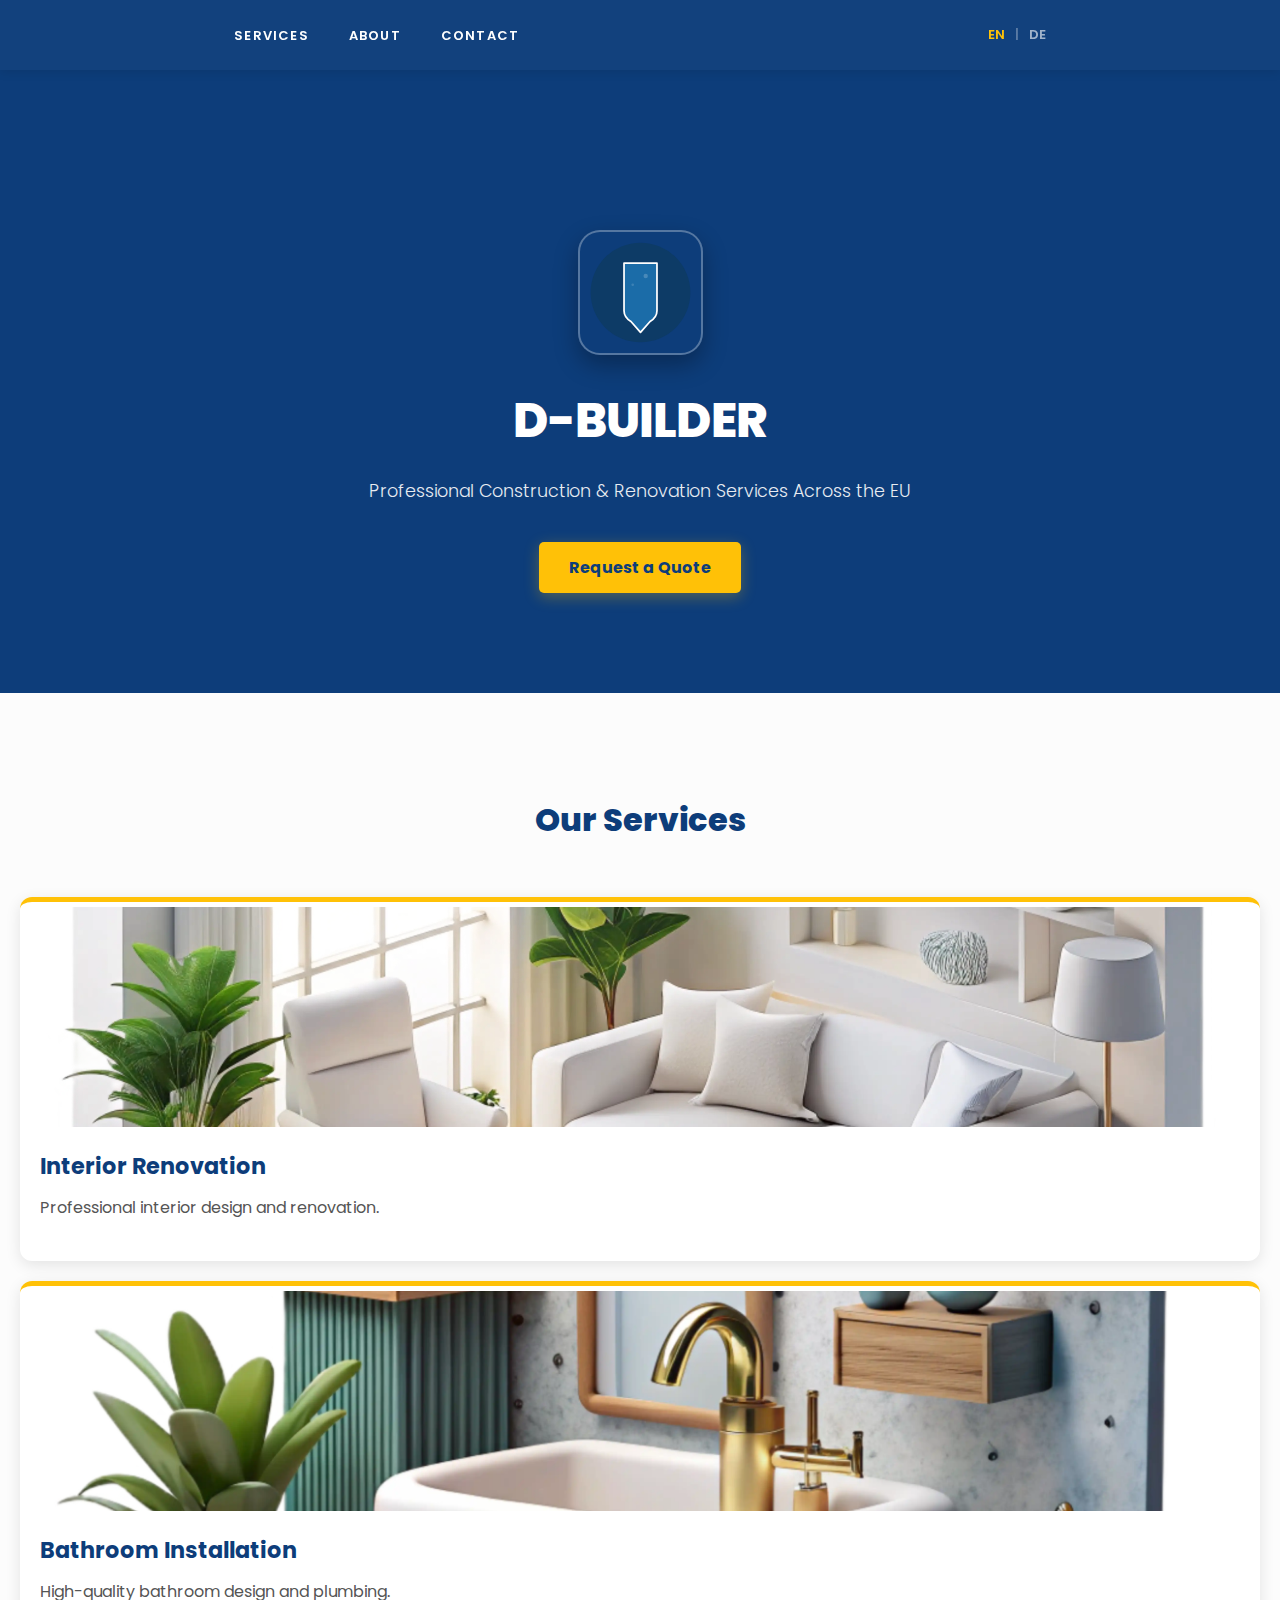
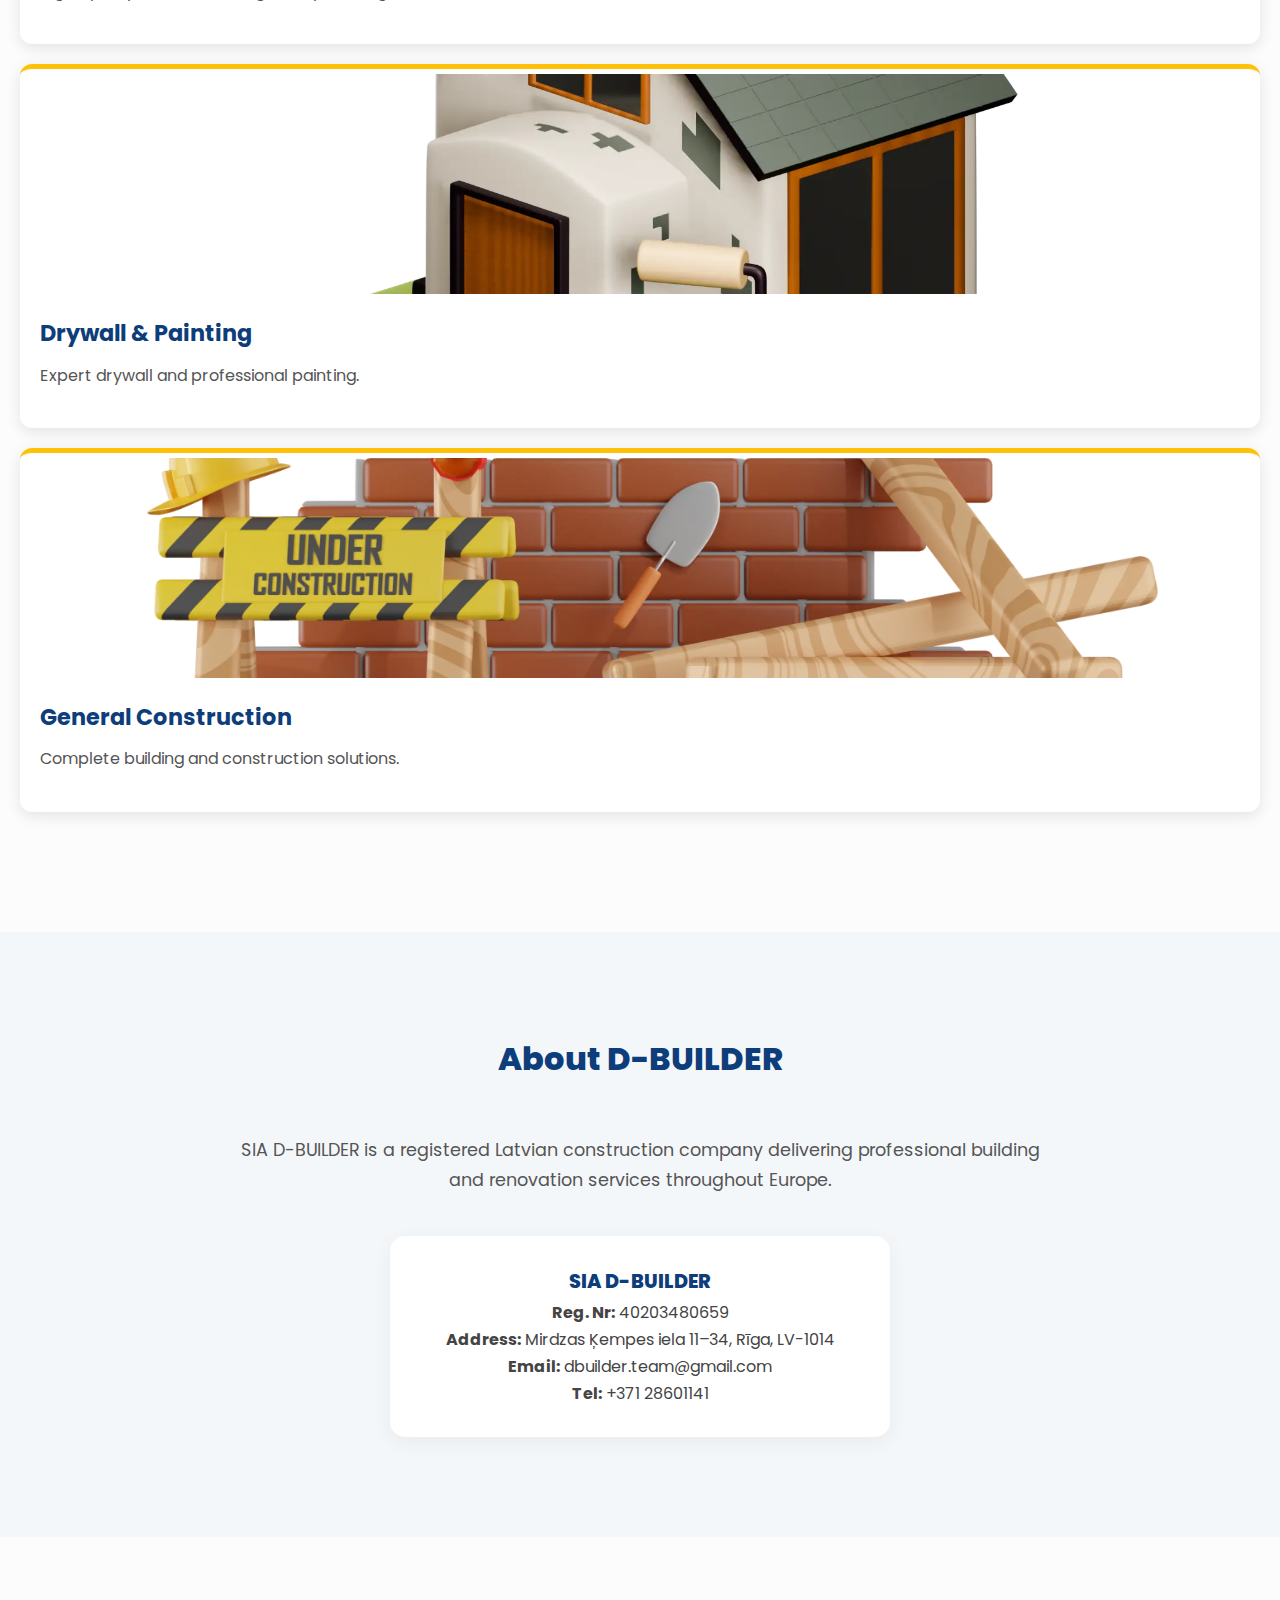
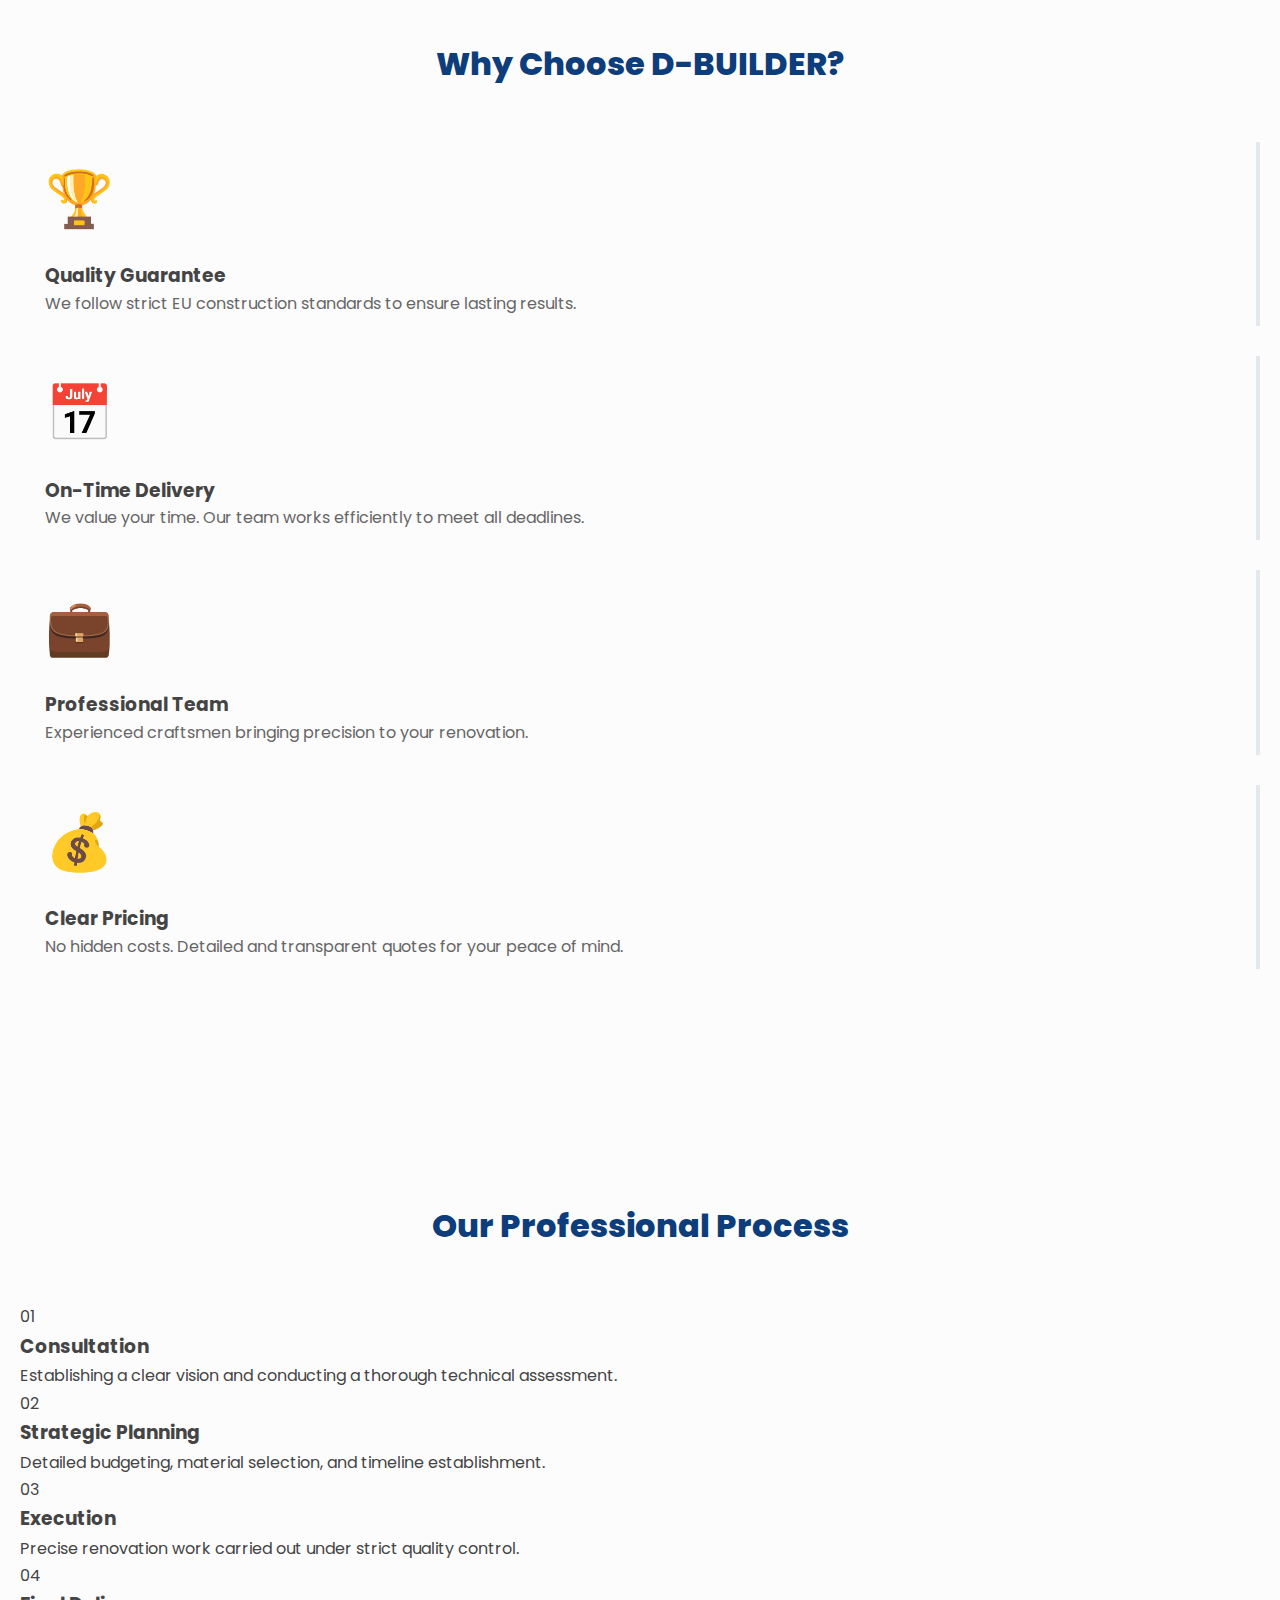
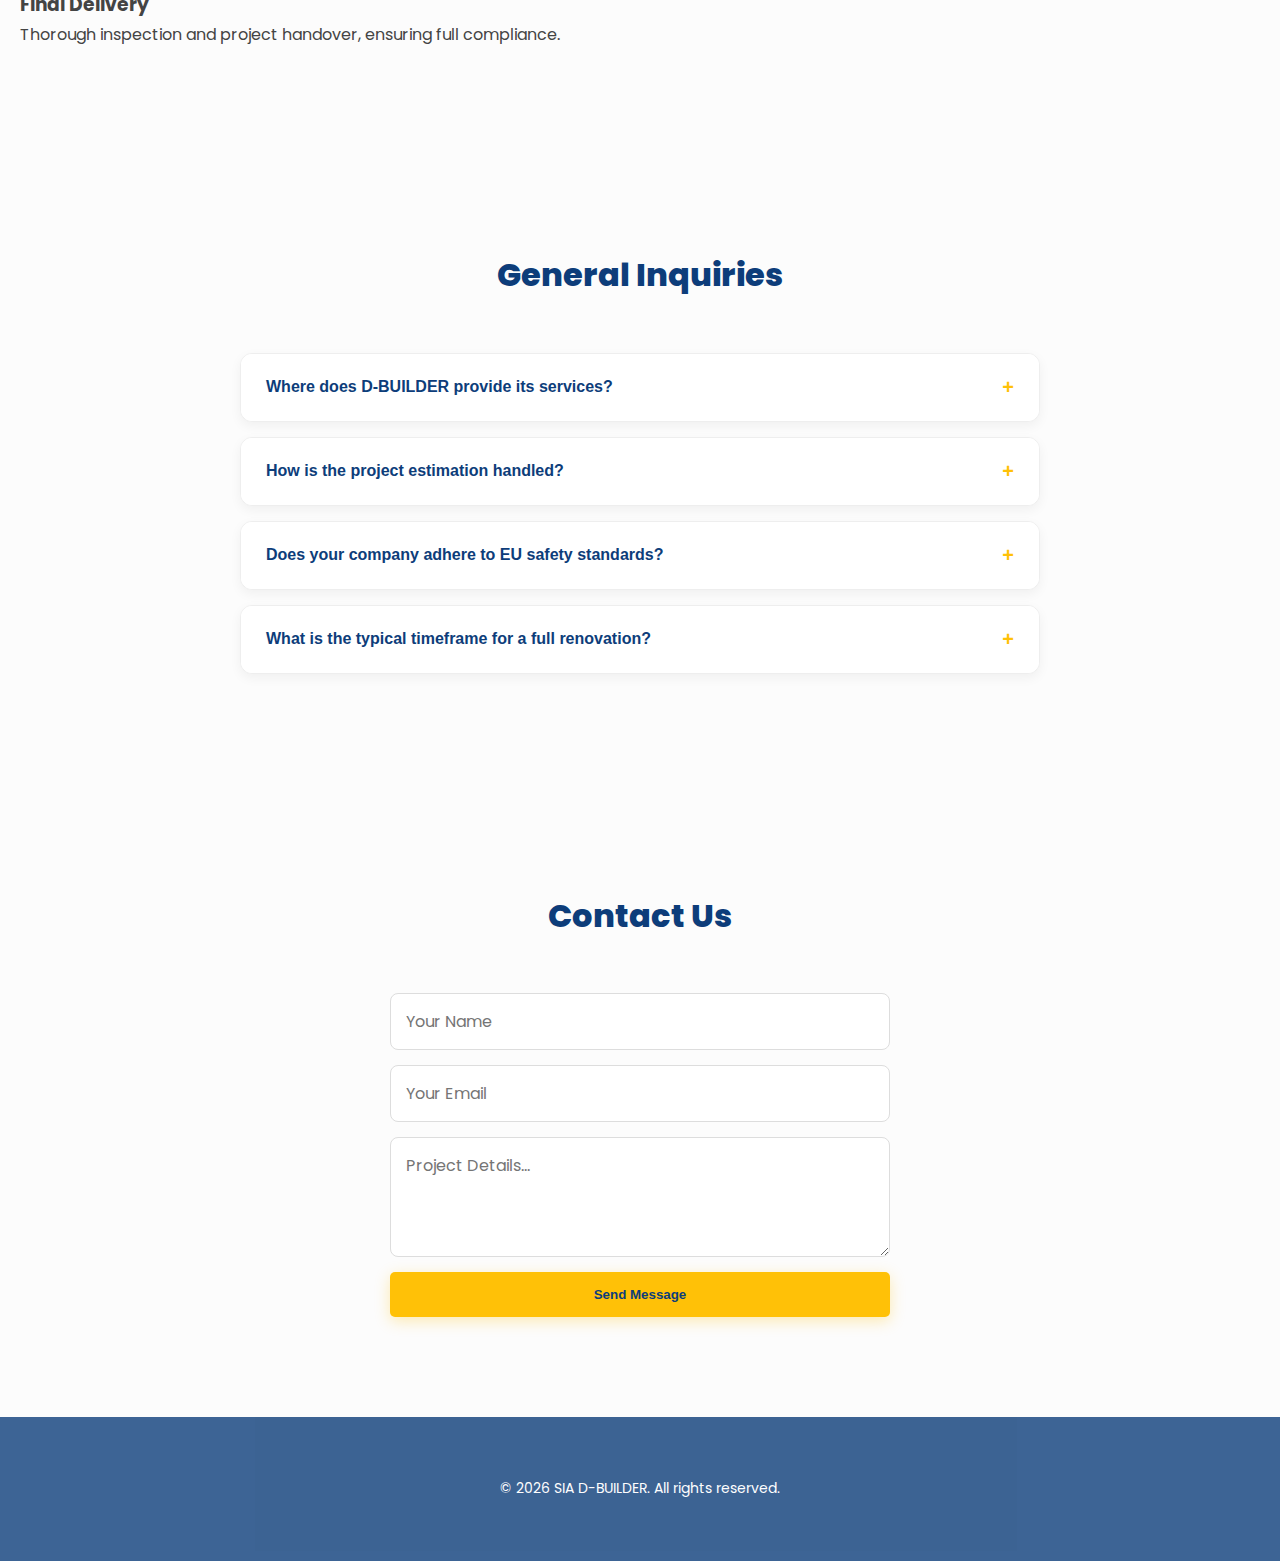
<file: index.html>
<!DOCTYPE html><html lang="en">  <head>      <link rel="stylesheet" href="style.css">         <meta charset="UTF-8">         <meta name="viewport" content="width=device-width, initial-scale=1.0">        <title>D-BUILDER | Construction Company</title>        <link href="https://fonts.googleapis.com/css2?family=Poppins:wght@300;400;600;800&display=swap" rel="stylesheet">    </head>    <body>    <nav class="navbar">      <ul>        <li><a href="#services">SERVICES</a></li>        <li><a href="#about">ABOUT</a></li>        <li><a href="#contact">CONTACT</a></li>    </ul>    <div class="lang-switch">        <a href="index.html" class="active">EN</a>        <span>|</span>        <a href="de.html">DE</a>    </div>       </nav>    <header class="hero-section">        <div class="hero-content">            <img src="logo.svg" alt="Logo" class="main-logo">            <h1>D-BUILDER</h1>            <p>Professional Construction & Renovation Services Across the EU</p>            <a href="#contact" class="quote-btn">Request a Quote</a>        </div>    </header>            <section id="services">      <h2>Our Services</h2>        <div class="services-container">              <div class="service-card">               <img src="renovation.webp" alt="Interior Renovation" loading="lazy">               <h3>Interior Renovation</h3>               <p>Professional interior design and renovation.</p>           </div>           <div class="service-card">               <img src="bathroom.webp" alt="Bathroom Installation" loading="lazy">               <h3>Bathroom Installation</h3>               <p>High-quality bathroom design and plumbing.</p>           </div>           <div class="service-card">               <img src="painting.webp" alt="Drywall & Painting" loading="lazy">               <h3>Drywall & Painting</h3>               <p>Expert drywall and professional painting.</p>           </div>           <div class="service-card">              <img src="construction.webp" alt="General Construction" loading="lazy">              <h3>General Construction</h3>              <p>Complete building and construction solutions.</p>           </div>       </div>  </section>     <section id="about" class="about-section">        <div class="container">            <h2>About D-BUILDER</h2>            <div class="about-text">                <p>SIA D-BUILDER is a registered Latvian construction company delivering professional building and renovation services throughout Europe.</p>        </div>                <div class="company-card">             <p class="company-name">SIA D-BUILDER</p>             <p><strong>Reg. Nr:</strong> 40203480659</p>             <p><strong>Address:</strong> Mirdzas Ķempes iela 11–34, Rīga, LV-1014</p>             <p><strong>Email:</strong> dbuilder.team@gmail.com</p>             <p><strong>Tel:</strong> +371 28601141</p>        </div>     </div>    </section>    <section class="why-us">        <div class="container">            <h2>Why Choose D-BUILDER?</h2>            <div class="features-grid">                <div class="feature-item">                    <div class="icon">🏆</div>                    <h3>Quality Guarantee</h3>                    <p>We follow strict EU construction standards to ensure lasting results.</p>                </div>            <div class="feature-item">                <div class="icon">📅</div>                    <h3>On-Time Delivery</h3>                    <p>We value your time. Our team works efficiently to meet all deadlines.</p>                </div>             <div class="feature-item">                <div class="icon">💼</div>                    <h3>Professional Team</h3>                    <p>Experienced craftsmen bringing precision to your renovation.</p>            </div>            <div class="feature-item">                <div class="icon">💰</div>                    <h3>Clear Pricing</h3>                    <p>No hidden costs. Detailed and transparent quotes for your peace of mind.</p>                </div>            </div>        </div>    </section>    <section class="process">        <div class="container">            <h2>Our Professional Process</h2>            <div class="process-steps">                <div class="step">                    <span class="step-num">01</span>                    <h3>Consultation</h3>                    <p>Establishing a clear vision and conducting a thorough technical assessment.</p>                </div>                <div class="step">                    <span class="step-num">02</span>                    <h3>Strategic Planning</h3>                    <p>Detailed budgeting, material selection, and timeline establishment.</p>                </div>                <div class="step">                    <span class="step-num">03</span>                    <h3>Execution</h3>                    <p>Precise renovation work carried out under strict quality control.</p>                </div>                <div class="step">                    <span class="step-num">04</span>                    <h3>Final Delivery</h3>                    <p>Thorough inspection and project handover, ensuring full compliance.</p>                </div>            </div>        </div>    </section>            <section class="faq" id="faq">        <div class="container">            <h2>General Inquiries</h2>            <div class="faq-list">                <div class="faq-item">                    <button class="faq-question" aria-expanded="false"> Where does D-BUILDER provide its services?</button>                    <div class="faq-answer">                        <p>We operate primarily in <strong>Latvia, Germany, and the Netherlands</strong>. However, we undertake projects throughout the entire European Union upon request.</p>                    </div>                </div>                <div class="faq-item">                    <button class="faq-question" aria-expanded="false"> How is the project estimation handled?</button>                    <div class="faq-answer">                        <p>Our experts conduct a thorough technical evaluation, followed by a detailed proposal and a fixed-price quote to ensure no unforeseen expenses.</p>                    </div>                </div>                <div class="faq-item">                    <button class="faq-question" aria-expanded="false"> Does your company adhere to EU safety standards?</button>                    <div class="faq-answer">                        <p>Excellence is our standard. Every project managed by SIA D-BUILDER strictly complies with European building codes and safety regulations.</p>                    </div>                </div>                <div class="faq-item">                    <button class="faq-question" aria-expanded="false"> What is the typical timeframe for a full renovation?</button>                    <div class="faq-answer">                        <p>While timelines vary based on complexity, we establish a firm schedule before commencement and provide regular progress updates.</p>                    </div>                </div>            </div>        </div>    </section>    <section id="contact">        <div class="container">            <h2>Contact Us</h2>            <form class="contact-form" action="https://formsubmit.co/dbuilder.team@gmail.com" method="POST">                <input type="hidden" name="_next" value="https://datokiki777.github.io/d-builder-website/index.html">                <input type="hidden" name="_captcha" value="false">                <input type="text" name="name" placeholder="Your Name" required>                <input type="email" name="email" placeholder="Your Email" required>                <textarea name="message" placeholder="Project Details..." required></textarea>                <button type="submit" class="submit-btn">Send Message</button>            </form>        </div>    </section>    <footer class="main-footer">        <p>© 2026 SIA D-BUILDER. All rights reserved.</p>    </footer>    <button id="backToTop" class="scroll-top-btn">↑</button>    <script>        const faqQuestions = document.querySelectorAll('.faq-question');        faqQuestions.forEach(question => {            question.addEventListener('click', () => {                question.classList.toggle('active');                const answer = question.nextElementSibling;                                question.setAttribute("aria-expanded", question.classList.contains("active"));                if (question.classList.contains('active')) {                    answer.style.maxHeight = answer.scrollHeight + "px";                } else {                    answer.style.maxHeight = 0;                }            });        });        let topBtn = document.getElementById("backToTop");        window.onscroll = function() {            if (document.documentElement.scrollTop > 400) {                topBtn.style.visibility = "visible";                topBtn.style.opacity = "1";            } else {                topBtn.style.visibility = "hidden";                topBtn.style.opacity = "0";            }        };        topBtn.onclick = function() {            window.scrollTo({top: 0, behavior: 'smooth'});        };    </script> </body></html>
</file>
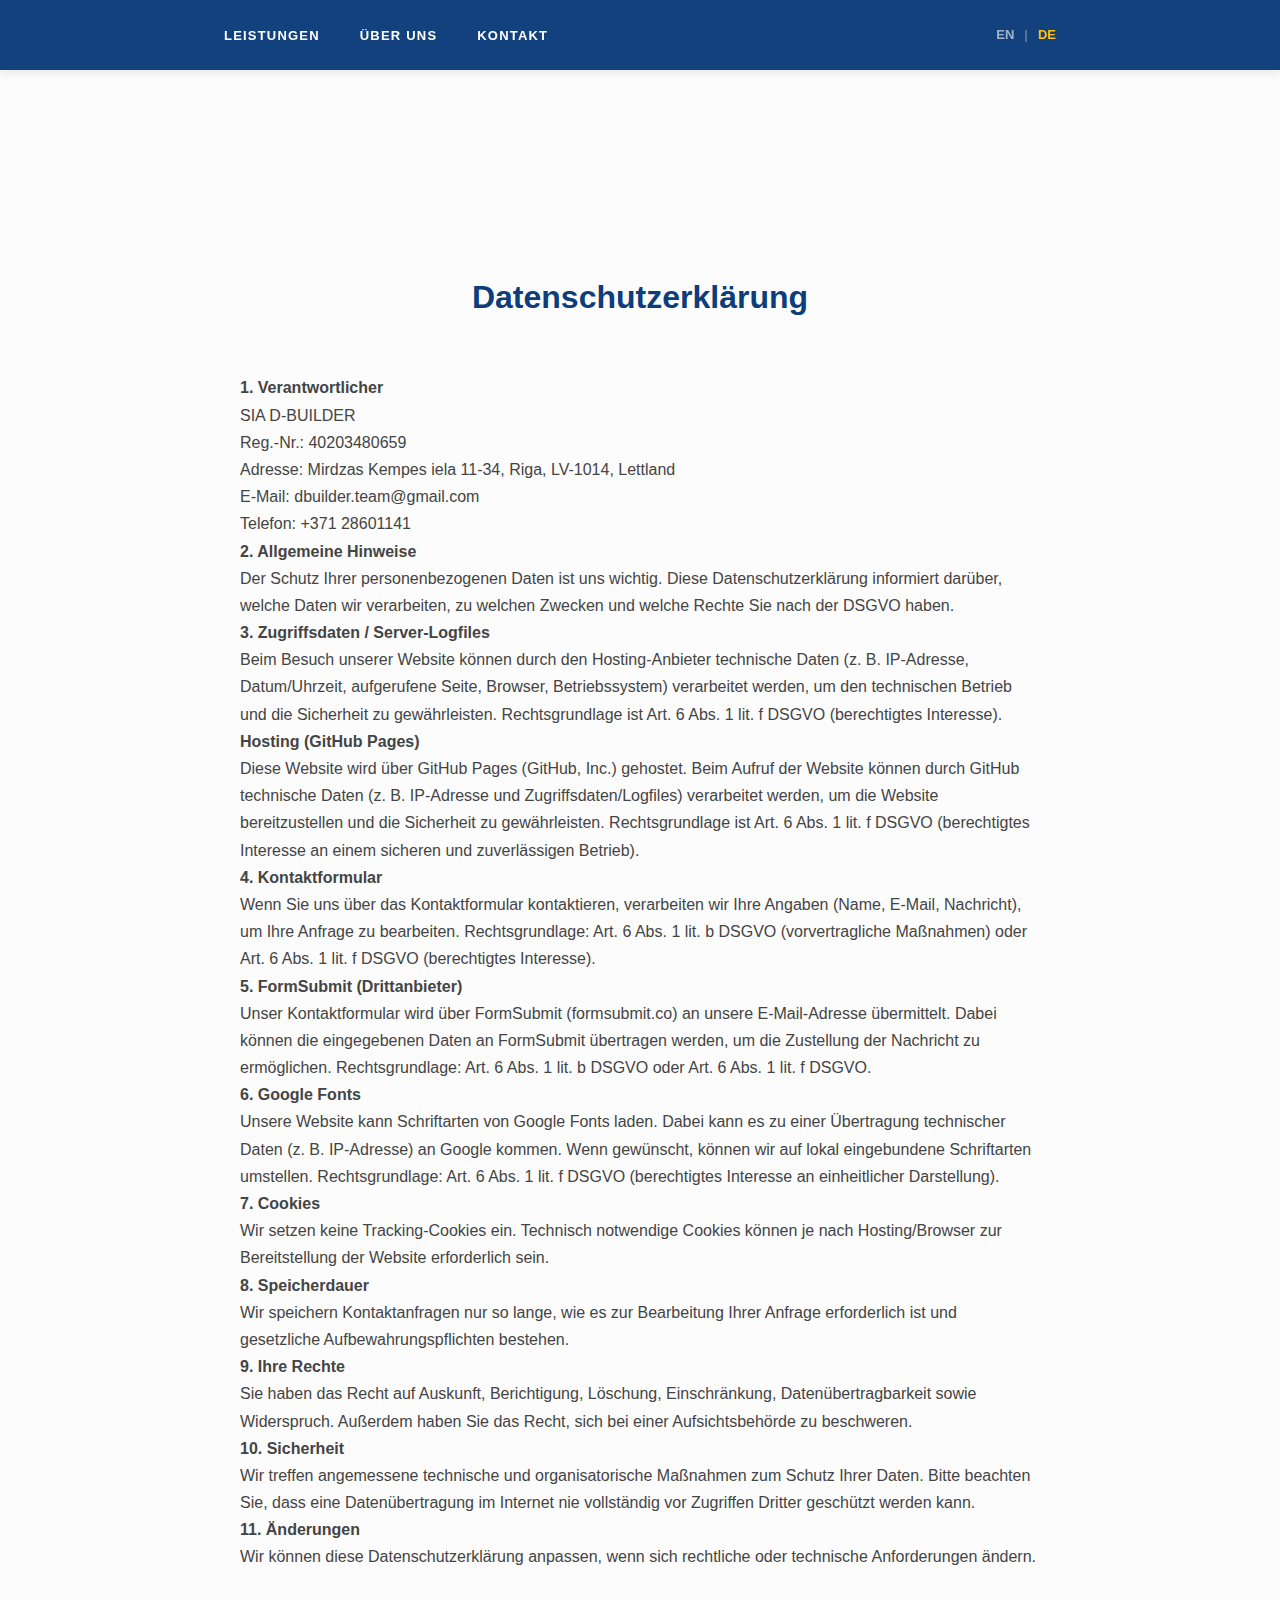
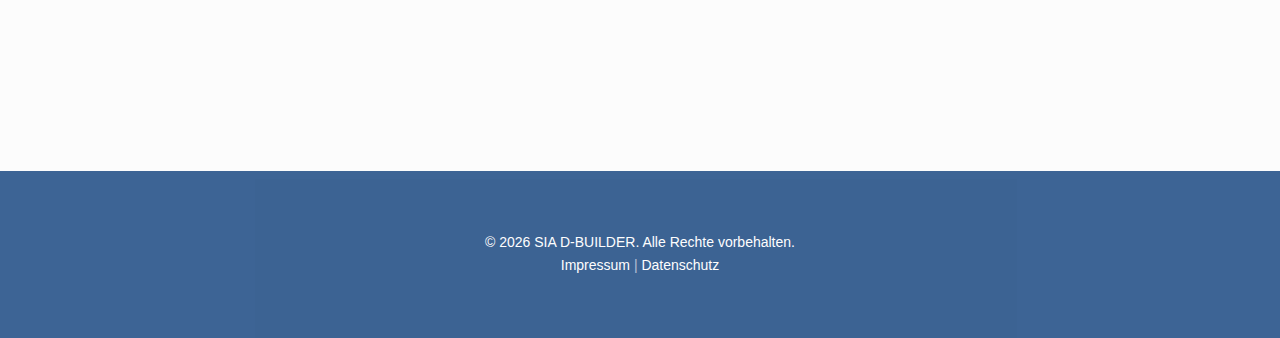
<file: datenschutz-de.html>
<!DOCTYPE html>
<html lang="de">
<head>
  <meta charset="UTF-8">
  <meta http-equiv="Content-Type" content="text/html; charset=UTF-8">
  <meta name="viewport" content="width=device-width, initial-scale=1.0">
  <title>Datenschutz | D-BUILDER</title>
  <link rel="stylesheet" href="style.css">
</head>

<body>

<nav class="navbar">
  <ul>
    <li><a href="de.html#services">LEISTUNGEN</a></li>
    <li><a href="de.html#about">ÜBER UNS</a></li>
    <li><a href="de.html#contact">KONTAKT</a></li>
  </ul>

  <div class="lang-switch">
    <a href="privacy-en.html">EN</a>
    <span>|</span>
    <a href="datenschutz-de.html" class="active">DE</a>
  </div>
</nav>

<section>
  <div class="container" style="max-width:800px; margin: 100px auto;">
    <h2>Datenschutzerklärung</h2>

    <p><strong>1. Verantwortlicher</strong></p>
    <p>
      SIA D-BUILDER<br>
      Reg.-Nr.: 40203480659<br>
      Adresse: Mirdzas Kempes iela 11-34, Riga, LV-1014, Lettland<br>
      E-Mail: dbuilder.team@gmail.com<br>
      Telefon: +371 28601141
    </p>

    <p><strong>2. Allgemeine Hinweise</strong></p>
    <p>
      Der Schutz Ihrer personenbezogenen Daten ist uns wichtig. Diese Datenschutzerklärung informiert darüber,
      welche Daten wir verarbeiten, zu welchen Zwecken und welche Rechte Sie nach der DSGVO haben.
    </p>

    <p><strong>3. Zugriffsdaten / Server-Logfiles</strong></p>
    <p>
      Beim Besuch unserer Website können durch den Hosting-Anbieter technische Daten (z. B. IP-Adresse, Datum/Uhrzeit,
      aufgerufene Seite, Browser, Betriebssystem) verarbeitet werden, um den technischen Betrieb und die Sicherheit zu gewährleisten.
      Rechtsgrundlage ist Art. 6 Abs. 1 lit. f DSGVO (berechtigtes Interesse).
    </p>
    
    <p>
  <strong>Hosting (GitHub Pages)</strong><br>
  Diese Website wird über GitHub Pages (GitHub, Inc.) gehostet. Beim Aufruf der Website können durch GitHub technische Daten
  (z. B. IP-Adresse und Zugriffsdaten/Logfiles) verarbeitet werden, um die Website bereitzustellen und die Sicherheit zu gewährleisten.
  Rechtsgrundlage ist Art. 6 Abs. 1 lit. f DSGVO (berechtigtes Interesse an einem sicheren und zuverlässigen Betrieb).
</p>

    <p><strong>4. Kontaktformular</strong></p>
    <p>
      Wenn Sie uns über das Kontaktformular kontaktieren, verarbeiten wir Ihre Angaben (Name, E-Mail, Nachricht),
      um Ihre Anfrage zu bearbeiten. Rechtsgrundlage: Art. 6 Abs. 1 lit. b DSGVO (vorvertragliche Maßnahmen) oder
      Art. 6 Abs. 1 lit. f DSGVO (berechtigtes Interesse).
    </p>

    <p><strong>5. FormSubmit (Drittanbieter)</strong></p>
    <p>
      Unser Kontaktformular wird über FormSubmit (formsubmit.co) an unsere E-Mail-Adresse übermittelt.
      Dabei können die eingegebenen Daten an FormSubmit übertragen werden, um die Zustellung der Nachricht zu ermöglichen.
      Rechtsgrundlage: Art. 6 Abs. 1 lit. b DSGVO oder Art. 6 Abs. 1 lit. f DSGVO.
    </p>

    <p><strong>6. Google Fonts</strong></p>
    <p>
      Unsere Website kann Schriftarten von Google Fonts laden. Dabei kann es zu einer Übertragung technischer Daten (z. B. IP-Adresse)
      an Google kommen. Wenn gewünscht, können wir auf lokal eingebundene Schriftarten umstellen.
      Rechtsgrundlage: Art. 6 Abs. 1 lit. f DSGVO (berechtigtes Interesse an einheitlicher Darstellung).
    </p>

    <p><strong>7. Cookies</strong></p>
    <p>
      Wir setzen keine Tracking-Cookies ein. Technisch notwendige Cookies können je nach Hosting/Browser zur
      Bereitstellung der Website erforderlich sein.
    </p>

    <p><strong>8. Speicherdauer</strong></p>
    <p>
      Wir speichern Kontaktanfragen nur so lange, wie es zur Bearbeitung Ihrer Anfrage erforderlich ist und
      gesetzliche Aufbewahrungspflichten bestehen.
    </p>

    <p><strong>9. Ihre Rechte</strong></p>
    <p>
      Sie haben das Recht auf Auskunft, Berichtigung, Löschung, Einschränkung, Datenübertragbarkeit sowie Widerspruch.
      Außerdem haben Sie das Recht, sich bei einer Aufsichtsbehörde zu beschweren.
    </p>

    <p><strong>10. Sicherheit</strong></p>
    <p>
      Wir treffen angemessene technische und organisatorische Maßnahmen zum Schutz Ihrer Daten. Bitte beachten Sie,
      dass eine Datenübertragung im Internet nie vollständig vor Zugriffen Dritter geschützt werden kann.
    </p>

    <p><strong>11. Änderungen</strong></p>
    <p>
      Wir können diese Datenschutzerklärung anpassen, wenn sich rechtliche oder technische Anforderungen ändern.
    </p>
  </div>
</section>

<footer class="main-footer">
  <p>© 2026 SIA D-BUILDER. Alle Rechte vorbehalten.</p>
  <p>
    <a href="impressum-de.html" style="color:#fff; text-decoration:none;">Impressum</a>
    <span style="opacity:.6;"> | </span>
    <a href="datenschutz-de.html" style="color:#fff; text-decoration:none;">Datenschutz</a>
  </p>
</footer>

</body>
</html>
</file>
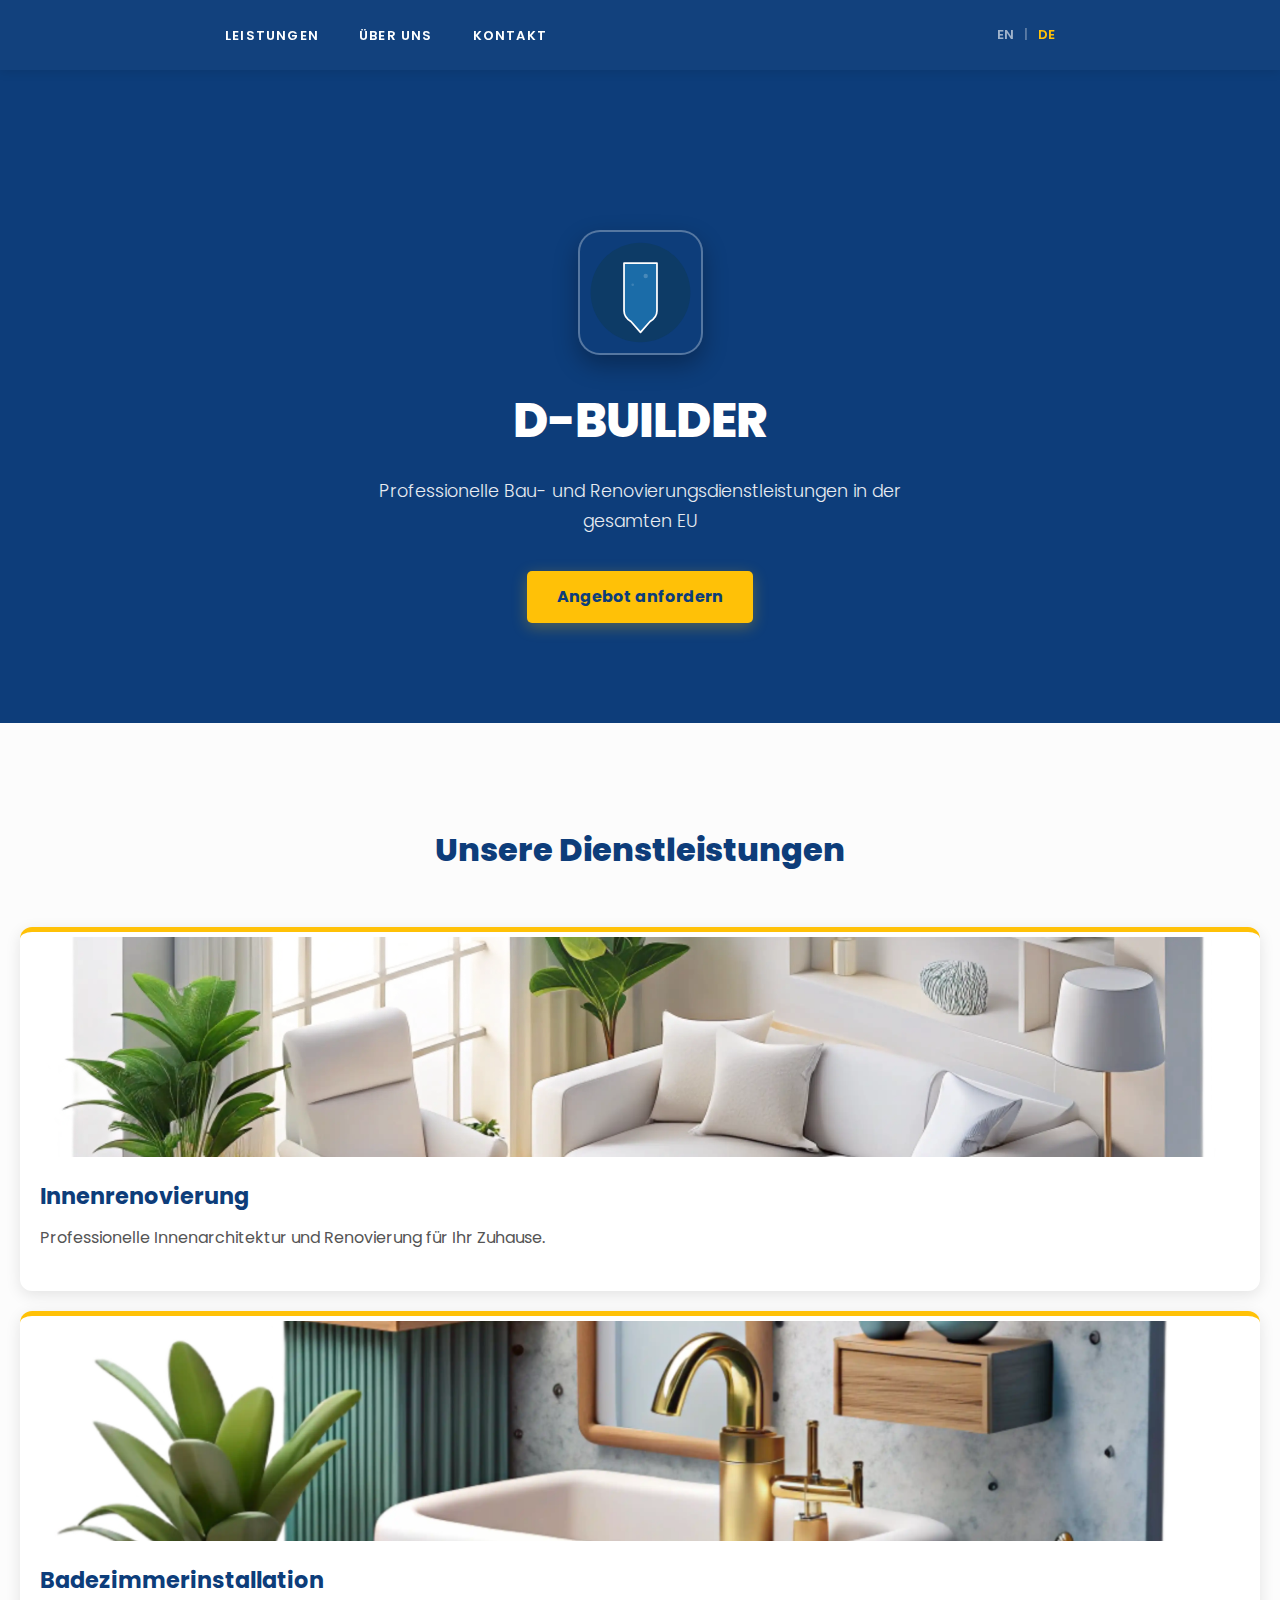
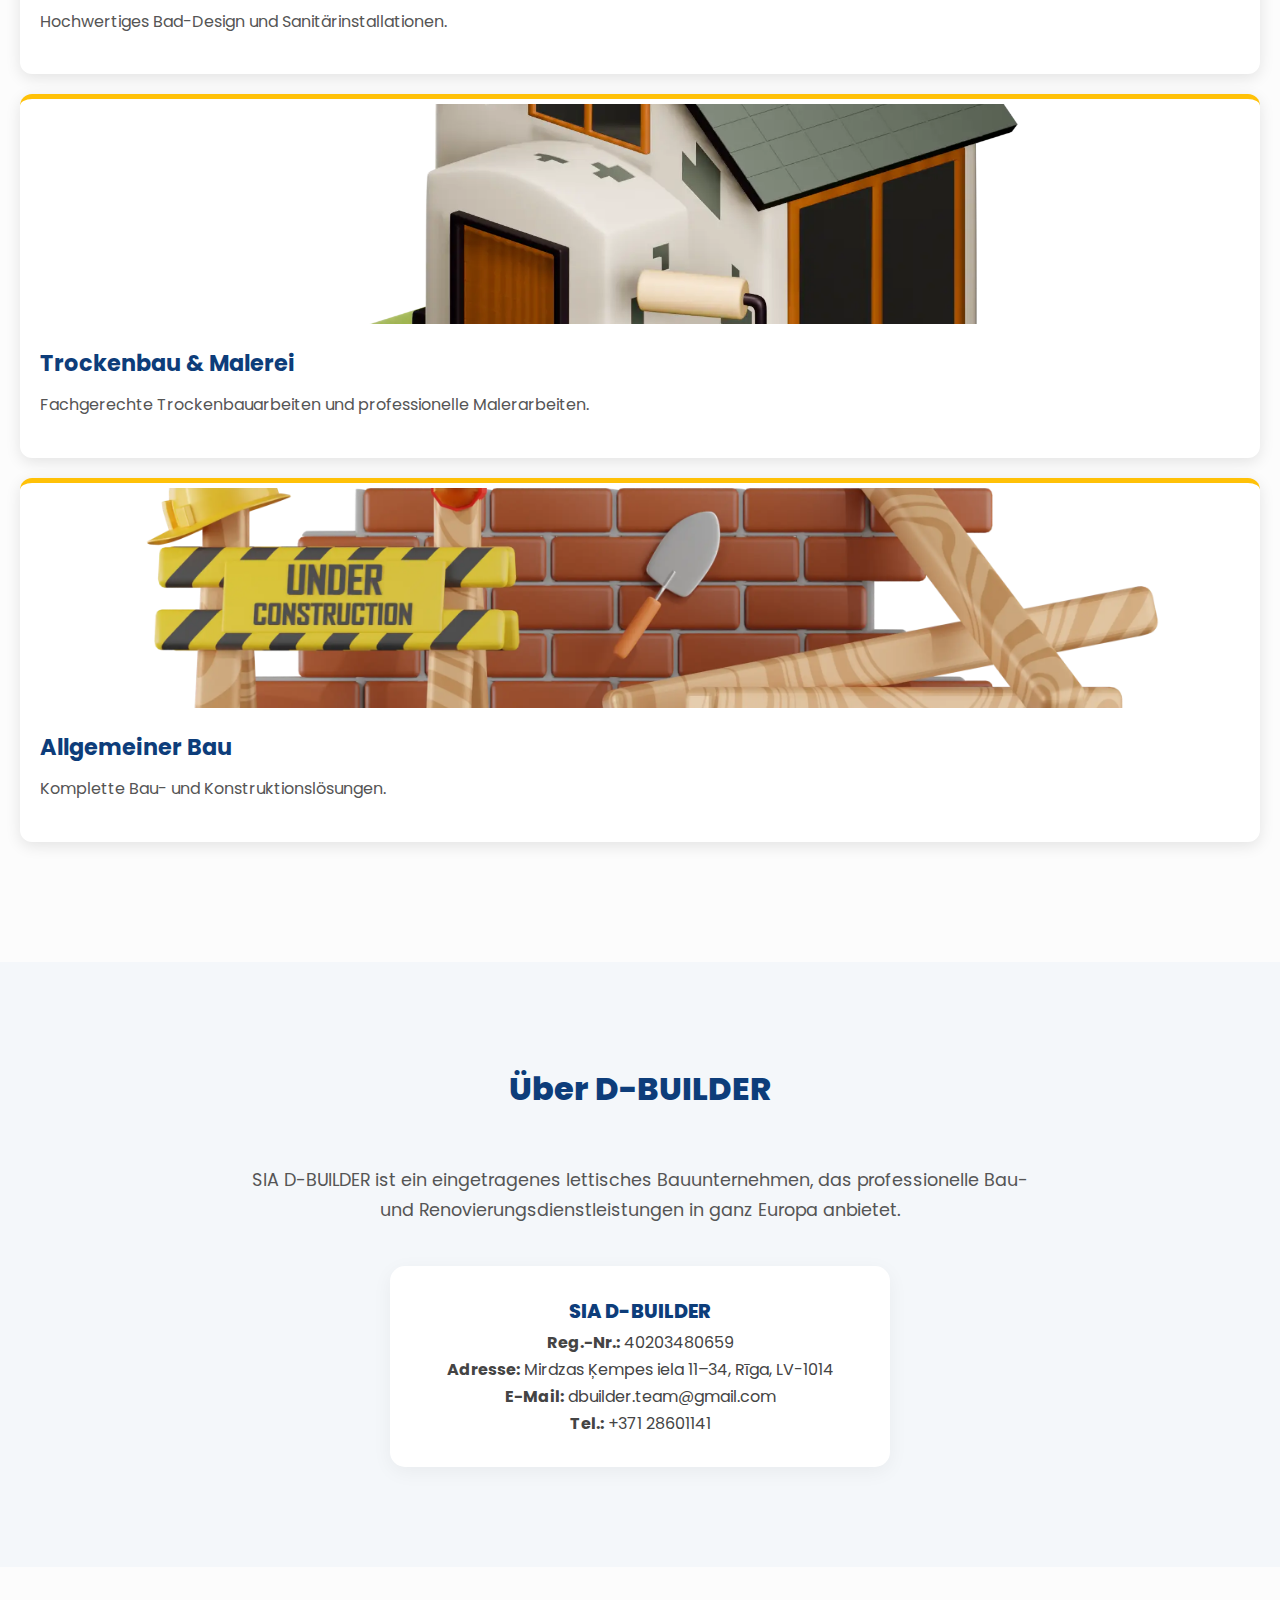
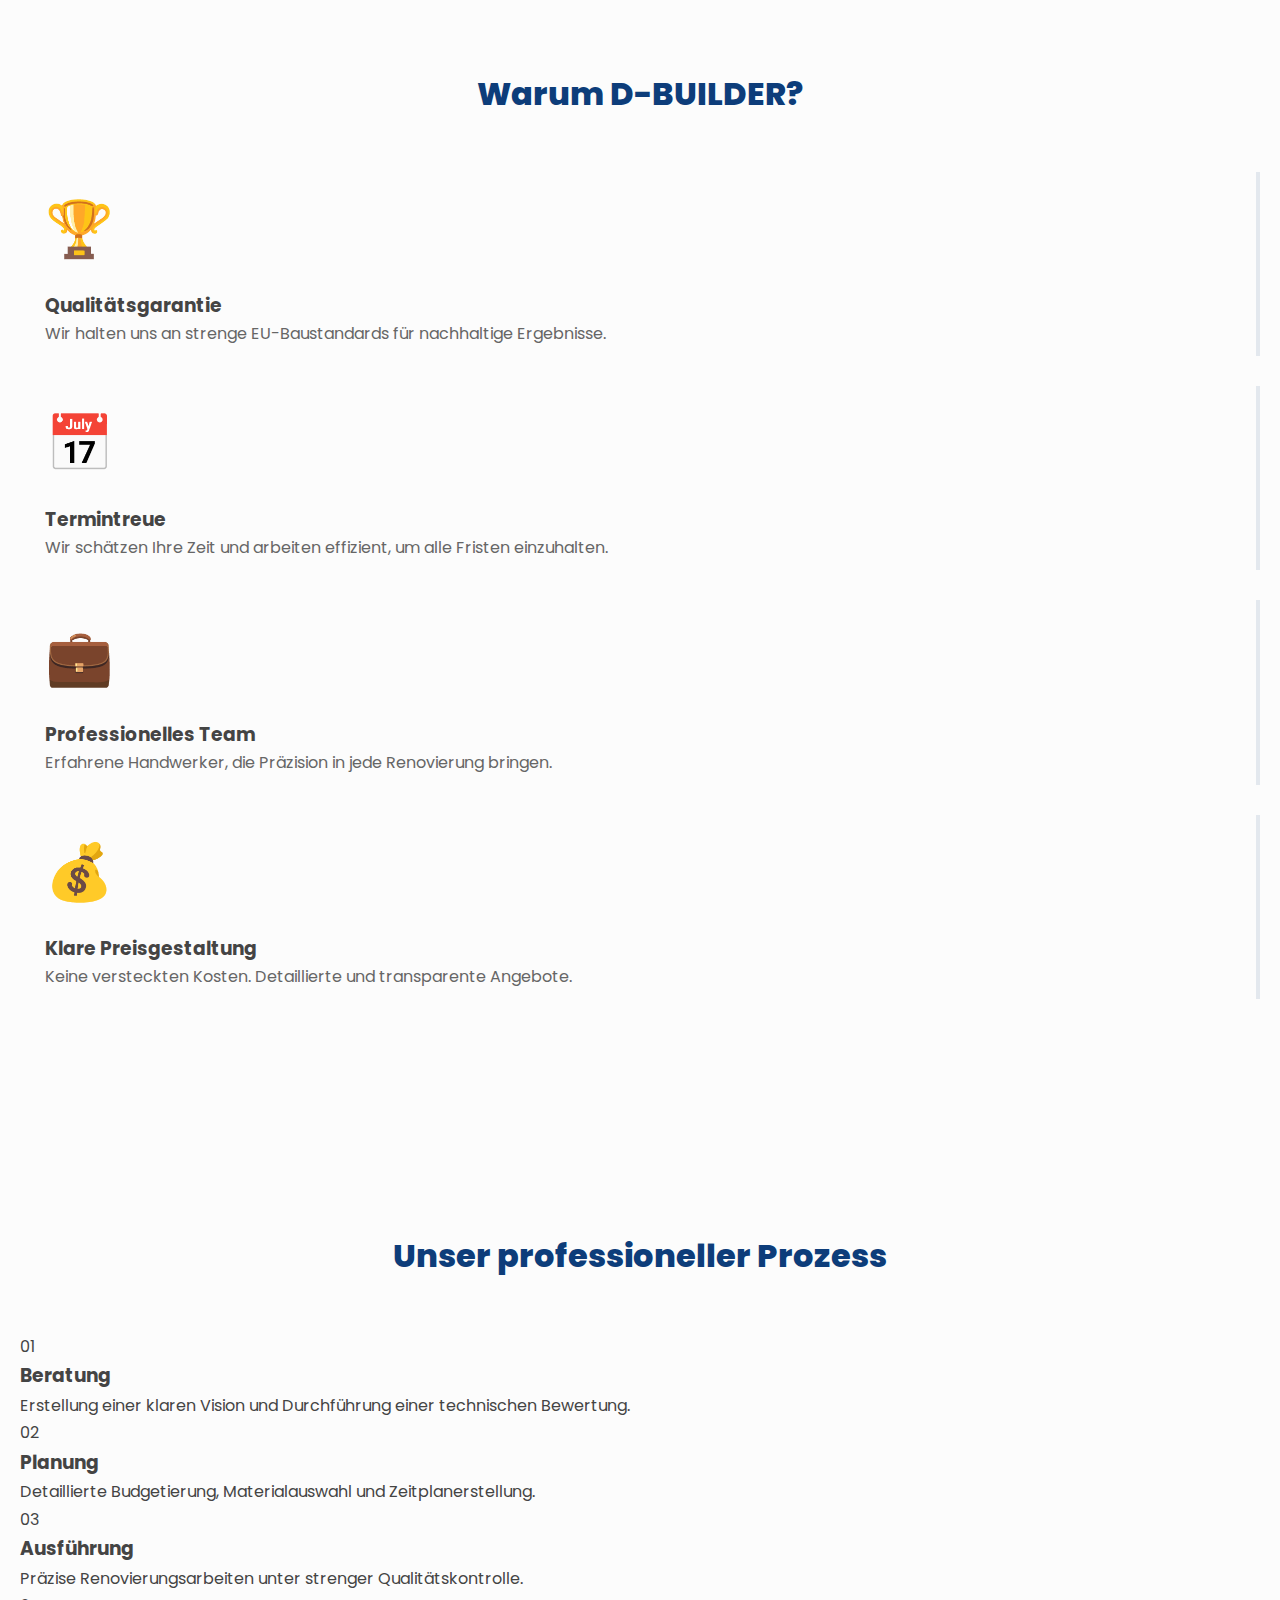
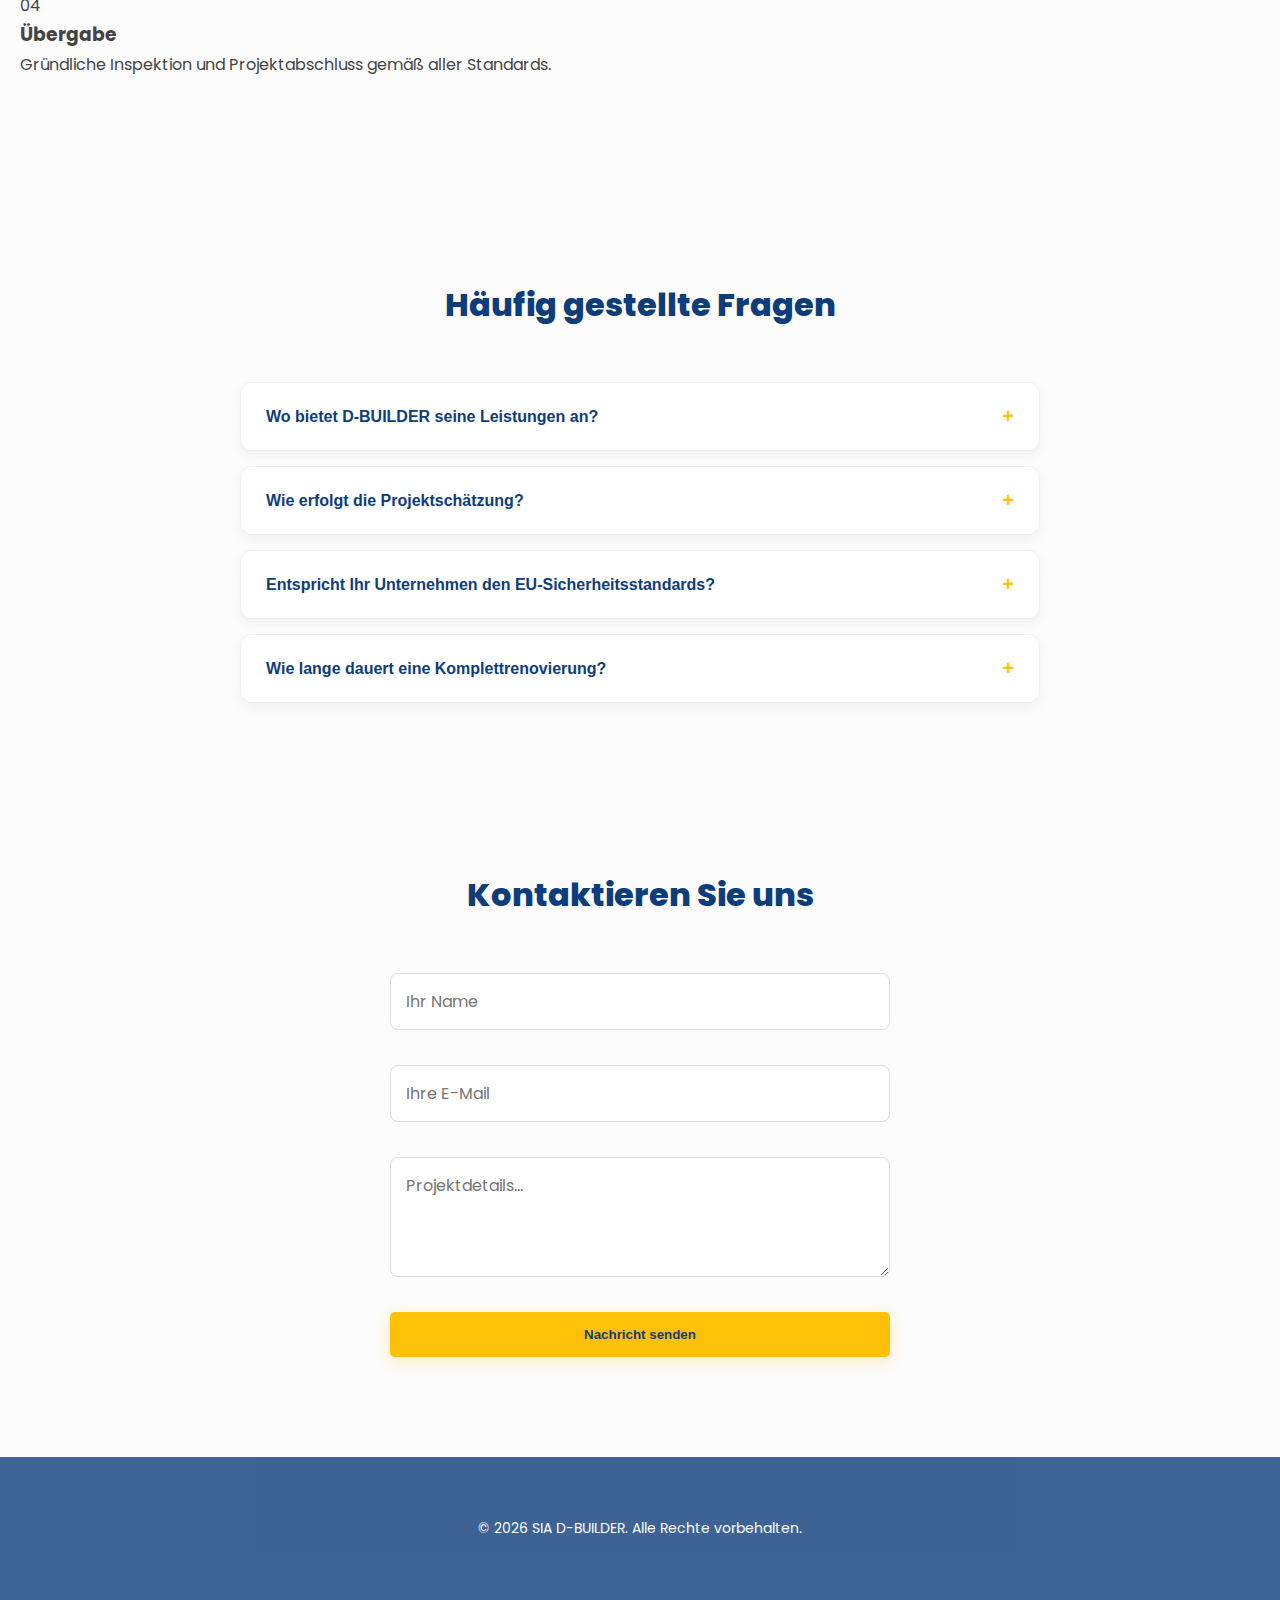
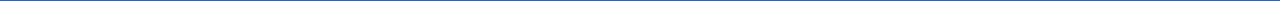
<file: de.html>
<!DOCTYPE html>
<html lang="de">

<head>
    <meta charset="UTF-8">
    <meta name="viewport" content="width=device-width, initial-scale=1.0">
    <title>D-BUILDER | Bauunternehmen</title>

    <link rel="stylesheet" href="style.css">
    <link href="https://fonts.googleapis.com/css2?family=Poppins:wght@300;400;600;800&display=swap" rel="stylesheet">

    <style>
        #contact {
            padding-top: 50px;
        }

        .contact-form input,
        .contact-form textarea {
            margin-bottom: 20px !important;
            display: block;
            width: 100%;
        }
    </style>
</head>

<body>

    <nav class="navbar">
        <ul>
            <li><a href="#services">LEISTUNGEN</a></li>
            <li><a href="#about">ÜBER UNS</a></li>
            <li><a href="#contact">KONTAKT</a></li>
        </ul>

        <div class="lang-switch">
            <a href="index.html">EN</a>
            <span>|</span>
            <a href="de.html" class="active">DE</a>
        </div>
    </nav>

    <header class="hero-section">
        <div class="hero-content">
            <img src="logo.svg" alt="D-BUILDER Logo" class="main-logo">
            <h1>D-BUILDER</h1>
            <p>Professionelle Bau- und Renovierungsdienstleistungen in der gesamten EU</p>
            <a href="#contact" class="quote-btn">Angebot anfordern</a>
        </div>
    </header>

    <section id="services">
        <h2>Unsere Dienstleistungen</h2>

        <div class="services-container">

            <div class="service-card">
                <img src="renovation.webp" alt="Innenrenovierung" loading="lazy">
                <h3>Innenrenovierung</h3>
                <p>Professionelle Innenarchitektur und Renovierung für Ihr Zuhause.</p>
            </div>

            <div class="service-card">
                <img src="bathroom.webp" alt="Badezimmerinstallation" loading="lazy">
                <h3>Badezimmerinstallation</h3>
                <p>Hochwertiges Bad-Design und Sanitärinstallationen.</p>
            </div>

            <div class="service-card">
                <img src="painting.webp" alt="Trockenbau & Malerei" loading="lazy">
                <h3>Trockenbau & Malerei</h3>
                <p>Fachgerechte Trockenbauarbeiten und professionelle Malerarbeiten.</p>
            </div>

            <div class="service-card">
                <img src="construction.webp" alt="Allgemeiner Bau" loading="lazy">
                <h3>Allgemeiner Bau</h3>
                <p>Komplette Bau- und Konstruktionslösungen.</p>
            </div>

        </div>
    </section>

    <section id="about" class="about-section">
        <div class="container">
            <h2>Über D-BUILDER</h2>

            <div class="about-text">
                <p>
                    SIA D-BUILDER ist ein eingetragenes lettisches Bauunternehmen,
                    das professionelle Bau- und Renovierungsdienstleistungen in ganz Europa anbietet.
                </p>
            </div>

            <div class="company-card">
                <p class="company-name">SIA D-BUILDER</p>
                <p><strong>Reg.-Nr.:</strong> 40203480659</p>
                <p><strong>Adresse:</strong> Mirdzas Ķempes iela 11–34, Rīga, LV-1014</p>
                <p><strong>E-Mail:</strong> dbuilder.team@gmail.com</p>
                <p><strong>Tel.:</strong> +371 28601141</p>
            </div>
        </div>
    </section>

    <section class="why-us">
        <div class="container">
            <h2>Warum D-BUILDER?</h2>

            <div class="features-grid">

                <div class="feature-item">
                    <div class="icon">🏆</div>
                    <h3>Qualitätsgarantie</h3>
                    <p>Wir halten uns an strenge EU-Baustandards für nachhaltige Ergebnisse.</p>
                </div>

                <div class="feature-item">
                    <div class="icon">📅</div>
                    <h3>Termintreue</h3>
                    <p>Wir schätzen Ihre Zeit und arbeiten effizient, um alle Fristen einzuhalten.</p>
                </div>

                <div class="feature-item">
                    <div class="icon">💼</div>
                    <h3>Professionelles Team</h3>
                    <p>Erfahrene Handwerker, die Präzision in jede Renovierung bringen.</p>
                </div>

                <div class="feature-item">
                    <div class="icon">💰</div>
                    <h3>Klare Preisgestaltung</h3>
                    <p>Keine versteckten Kosten. Detaillierte und transparente Angebote.</p>
                </div>

            </div>
        </div>
    </section>

    <section class="process">
        <div class="container">
            <h2>Unser professioneller Prozess</h2>

            <div class="process-steps">

                <div class="step">
                    <span class="step-num">01</span>
                    <h3>Beratung</h3>
                    <p>Erstellung einer klaren Vision und Durchführung einer technischen Bewertung.</p>
                </div>

                <div class="step">
                    <span class="step-num">02</span>
                    <h3>Planung</h3>
                    <p>Detaillierte Budgetierung, Materialauswahl und Zeitplanerstellung.</p>
                </div>

                <div class="step">
                    <span class="step-num">03</span>
                    <h3>Ausführung</h3>
                    <p>Präzise Renovierungsarbeiten unter strenger Qualitätskontrolle.</p>
                </div>

                <div class="step">
                    <span class="step-num">04</span>
                    <h3>Übergabe</h3>
                    <p>Gründliche Inspektion und Projektabschluss gemäß aller Standards.</p>
                </div>

            </div>
        </div>
    </section>

    <section class="faq" id="faq">
        <div class="container">
            <h2>Häufig gestellte Fragen</h2>

            <div class="faq-list">

                <div class="faq-item">
                    <button class="faq-question" aria-expanded="false">
                        Wo bietet D-BUILDER seine Leistungen an?
                    </button>
                    <div class="faq-answer">
                        <p>
                            Wir sind hauptsächlich in <strong>Lettland, Deutschland und den Niederlanden</strong> tätig.
                        </p>
                    </div>
                </div>

                <div class="faq-item">
                    <button class="faq-question" aria-expanded="false">
                        Wie erfolgt die Projektschätzung?
                    </button>
                    <div class="faq-answer">
                        <p>Unsere Experten führen eine technische Bewertung durch, gefolgt von einem Festpreisangebot.</p>
                    </div>
                </div>

                <div class="faq-item">
                    <button class="faq-question" aria-expanded="false">
                        Entspricht Ihr Unternehmen den EU-Sicherheitsstandards?
                    </button>
                    <div class="faq-answer">
                        <p>Jedes von SIA D-BUILDER verwaltete Projekt entspricht strikt den europäischen Bauvorschriften.</p>
                    </div>
                </div>

                <div class="faq-item">
                    <button class="faq-question" aria-expanded="false">
                        Wie lange dauert eine Komplettrenovierung?
                    </button>
                    <div class="faq-answer">
                        <p>Wir erstellen vor Beginn einen festen Zeitplan und garantieren die Einhaltung der Fristen.</p>
                    </div>
                </div>

            </div>
        </div>
    </section>

    <section id="contact">
        <div class="container">
            <h2>Kontaktieren Sie uns</h2>

            <form class="contact-form" action="https://formsubmit.co/dbuilder.team@gmail.com" method="POST">
                <input type="hidden" name="_next" value="https://datokiki777.github.io/d-builder-website/de.html">
                <input type="hidden" name="_captcha" value="false">

                <input type="text" name="name" placeholder="Ihr Name" required>
                <input type="email" name="email" placeholder="Ihre E-Mail" required>
                <textarea name="message" placeholder="Projektdetails..." required></textarea>

                <button type="submit" class="submit-btn">Nachricht senden</button>
            </form>
        </div>
    </section>

    <footer class="main-footer">
        <p>© 2026 SIA D-BUILDER. Alle Rechte vorbehalten.</p>
    </footer>

    <button id="backToTop" class="scroll-top-btn">↑</button>

    <script>
        const faqQuestions = document.querySelectorAll('.faq-question');

        faqQuestions.forEach(question => {
            question.addEventListener('click', () => {

                question.classList.toggle('active');
                const answer = question.nextElementSibling;

                question.setAttribute(
                    "aria-expanded",
                    question.classList.contains("active")
                );

                if (question.classList.contains('active')) {
                    answer.style.maxHeight = answer.scrollHeight + "px";
                } else {
                    answer.style.maxHeight = 0;
                }
            });
        });

        const topBtn = document.getElementById("backToTop");

        window.onscroll = function () {
            if (document.documentElement.scrollTop > 400) {
                topBtn.style.visibility = "visible";
                topBtn.style.opacity = "1";
            } else {
                topBtn.style.visibility = "hidden";
                topBtn.style.opacity = "0";
            }
        };

        topBtn.onclick = function () {
            window.scrollTo({ top: 0, behavior: 'smooth' });
        };
    </script>

</body>
</html>
</file>
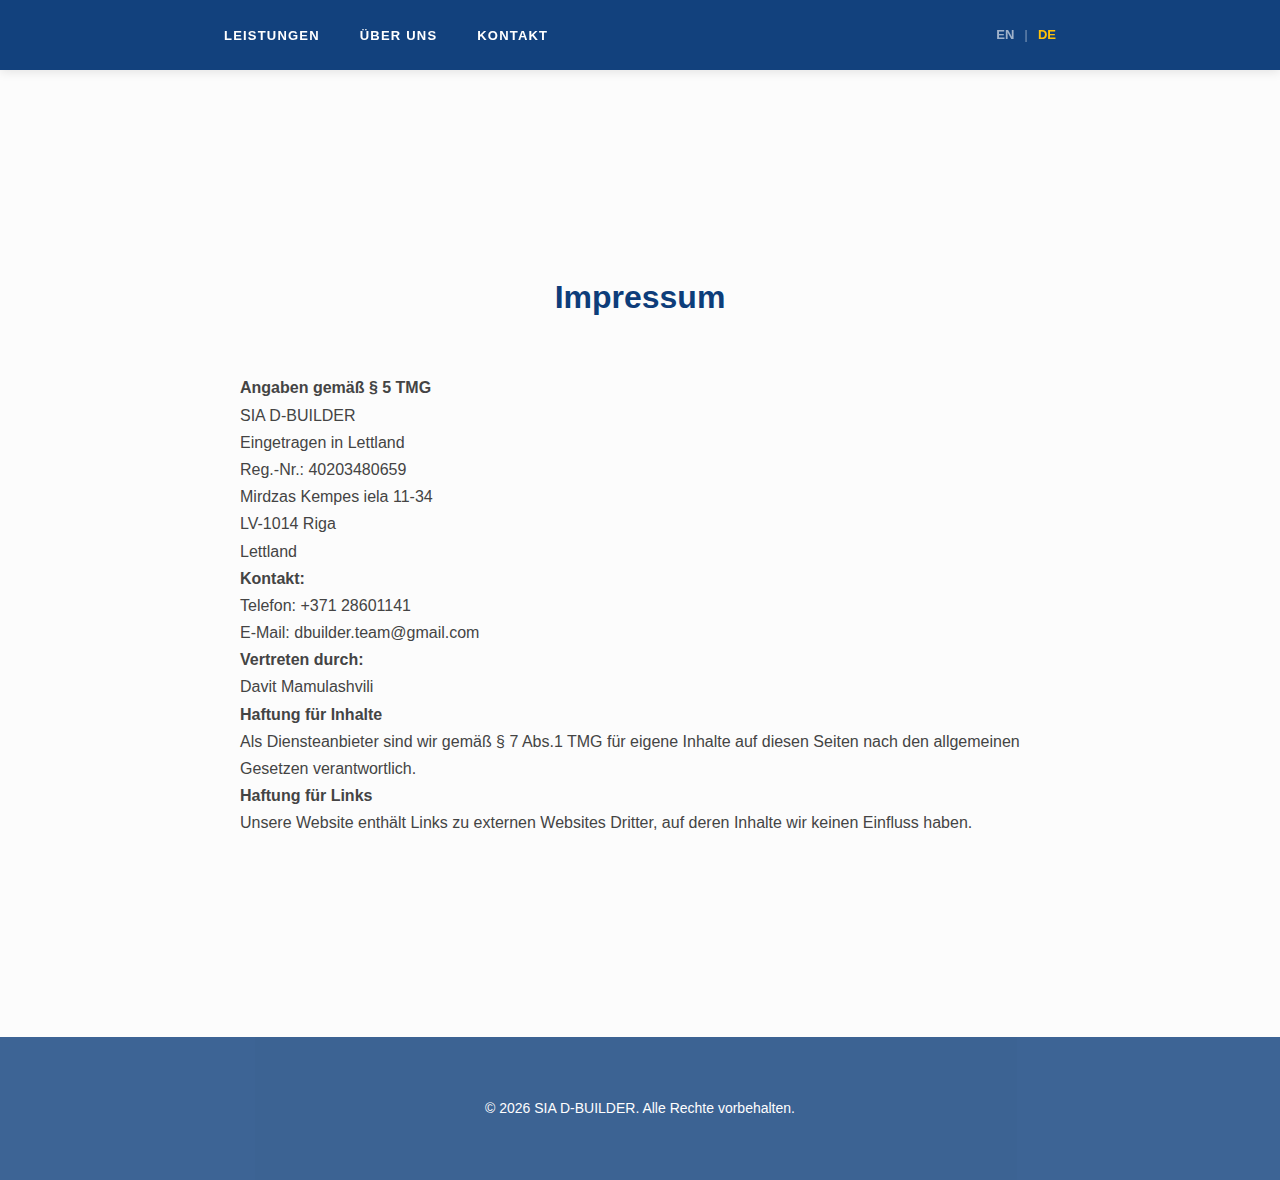
<file: impressum-de.html>
<!DOCTYPE html>
<html lang="de">

<head>
    <meta charset="UTF-8">
    <meta http-equiv="Content-Type" content="text/html; charset=UTF-8">
    <meta name="viewport" content="width=device-width, initial-scale=1.0">
    <title>Impressum | D-BUILDER</title>
    <link rel="stylesheet" href="style.css">
</head>

<body>

<!-- ================= NAVIGATION ================= -->
<nav class="navbar">
    <ul>
        <li><a href="de.html#services">LEISTUNGEN</a></li>
        <li><a href="de.html#about">ÜBER UNS</a></li>
        <li><a href="de.html#contact">KONTAKT</a></li>
    </ul>

    <div class="lang-switch">
        <a href="impressum-en.html">EN</a>
        <span>|</span>
        <a href="impressum-de.html" class="active">DE</a>
    </div>
</nav>

<!-- ================= CONTENT ================= -->
<section>
    <div class="container" style="max-width:800px; margin: 100px auto;">
        <h2>Impressum</h2>

        <p><strong>Angaben gemäß § 5 TMG</strong></p>

        <p>
            SIA D-BUILDER<br>
            Eingetragen in Lettland<br>
            Reg.-Nr.: 40203480659<br>
            Mirdzas Kempes iela 11-34<br>
            LV-1014 Riga<br>
            Lettland
        </p>

        <p>
            <strong>Kontakt:</strong><br>
            Telefon: +371 28601141<br>
            E-Mail: dbuilder.team@gmail.com
        </p>

        <p>
            <strong>Vertreten durch:</strong><br>
            Davit Mamulashvili
        </p>

        <p>
            <strong>Haftung für Inhalte</strong><br>
            Als Diensteanbieter sind wir gemäß § 7 Abs.1 TMG für eigene Inhalte auf diesen Seiten nach den allgemeinen Gesetzen verantwortlich.
        </p>

        <p>
            <strong>Haftung für Links</strong><br>
            Unsere Website enthält Links zu externen Websites Dritter, auf deren Inhalte wir keinen Einfluss haben.
        </p>
    </div>
</section>

<!-- ================= FOOTER ================= -->
<footer class="main-footer">
    <p>© 2026 SIA D-BUILDER. Alle Rechte vorbehalten.</p>
</footer>

</body>
</html>
</file>
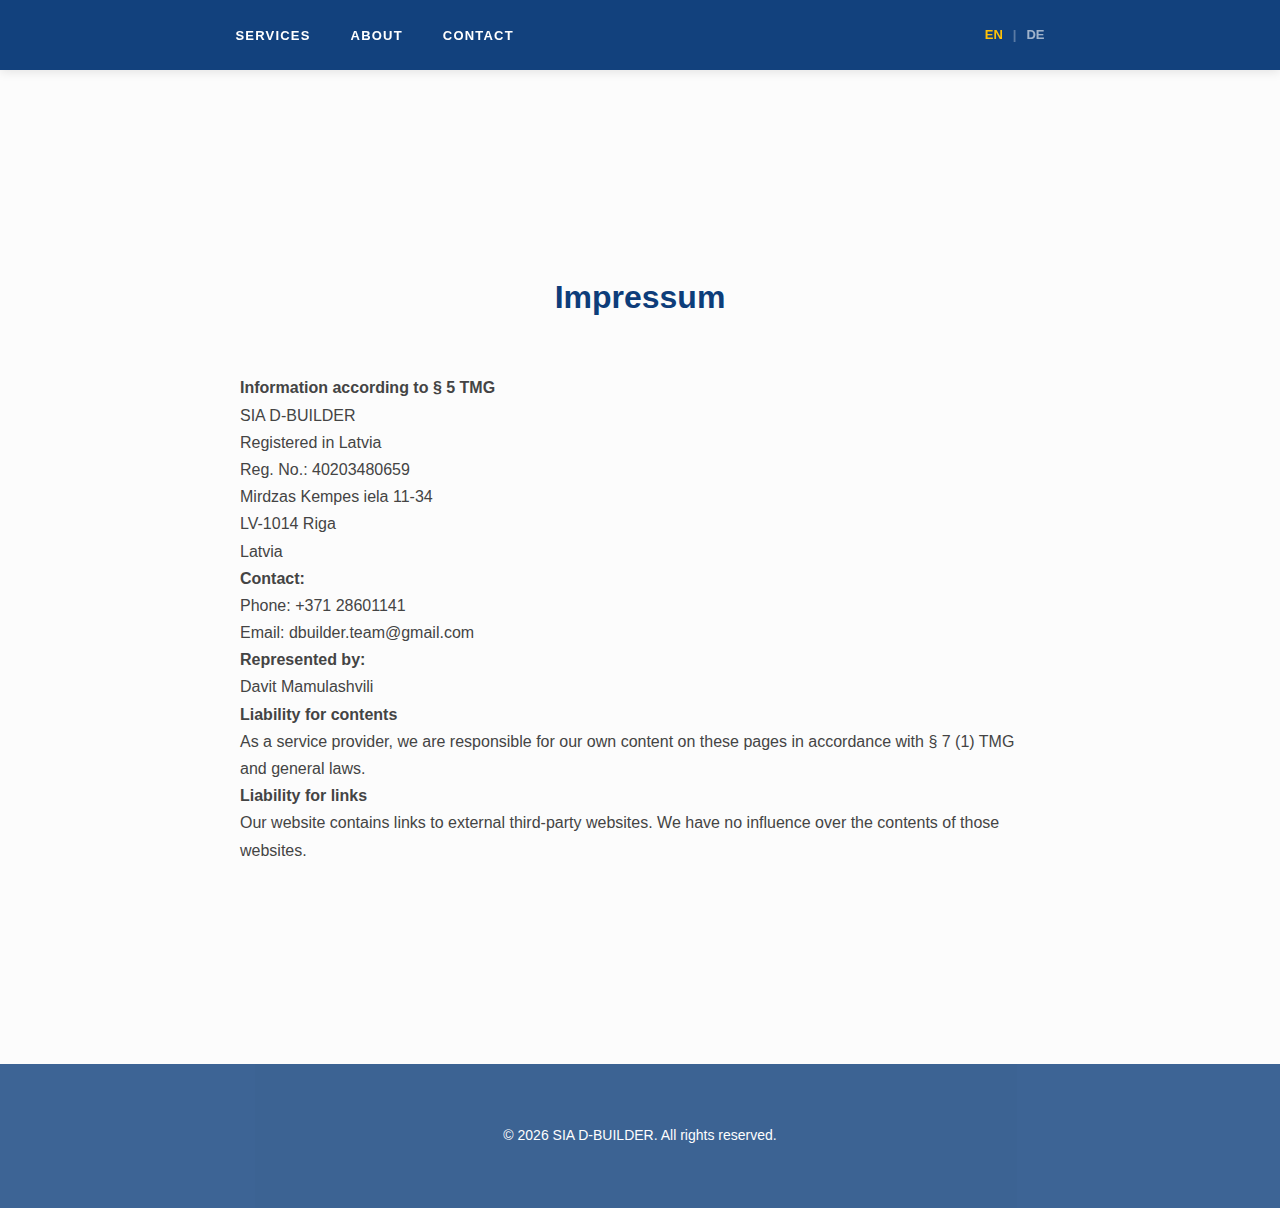
<file: impressum-en.html>
<!DOCTYPE html>
<html lang="en">

<head>
    <meta charset="UTF-8">
    <meta http-equiv="Content-Type" content="text/html; charset=UTF-8">
    <meta name="viewport" content="width=device-width, initial-scale=1.0">
    <title>Impressum | D-BUILDER</title>
    <link rel="stylesheet" href="style.css">
</head>

<body>

<!-- ================= NAVIGATION ================= -->
<nav class="navbar">
    <ul>
        <li><a href="index.html#services">SERVICES</a></li>
        <li><a href="index.html#about">ABOUT</a></li>
        <li><a href="index.html#contact">CONTACT</a></li>
    </ul>

    <div class="lang-switch">
        <a href="impressum-en.html" class="active">EN</a>
        <span>|</span>
        <a href="impressum-de.html">DE</a>
    </div>
</nav>

<!-- ================= CONTENT ================= -->
<section>
    <div class="container" style="max-width:800px; margin: 100px auto;">
        <h2>Impressum</h2>

        <p><strong>Information according to § 5 TMG</strong></p>

        <p>
            SIA D-BUILDER<br>
            Registered in Latvia<br>
            Reg. No.: 40203480659<br>
            Mirdzas Kempes iela 11-34<br>
            LV-1014 Riga<br>
            Latvia
        </p>

        <p>
            <strong>Contact:</strong><br>
            Phone: +371 28601141<br>
            Email: dbuilder.team@gmail.com
        </p>

        <p>
            <strong>Represented by:</strong><br>
            Davit Mamulashvili
        </p>

        <p>
            <strong>Liability for contents</strong><br>
            As a service provider, we are responsible for our own content on these pages in accordance with § 7 (1) TMG and general laws.
        </p>

        <p>
            <strong>Liability for links</strong><br>
            Our website contains links to external third-party websites. We have no influence over the contents of those websites.
        </p>
    </div>
</section>

<!-- ================= FOOTER ================= -->
<footer class="main-footer">
    <p>© 2026 SIA D-BUILDER. All rights reserved.</p>
</footer>

</body>
</html>
</file>
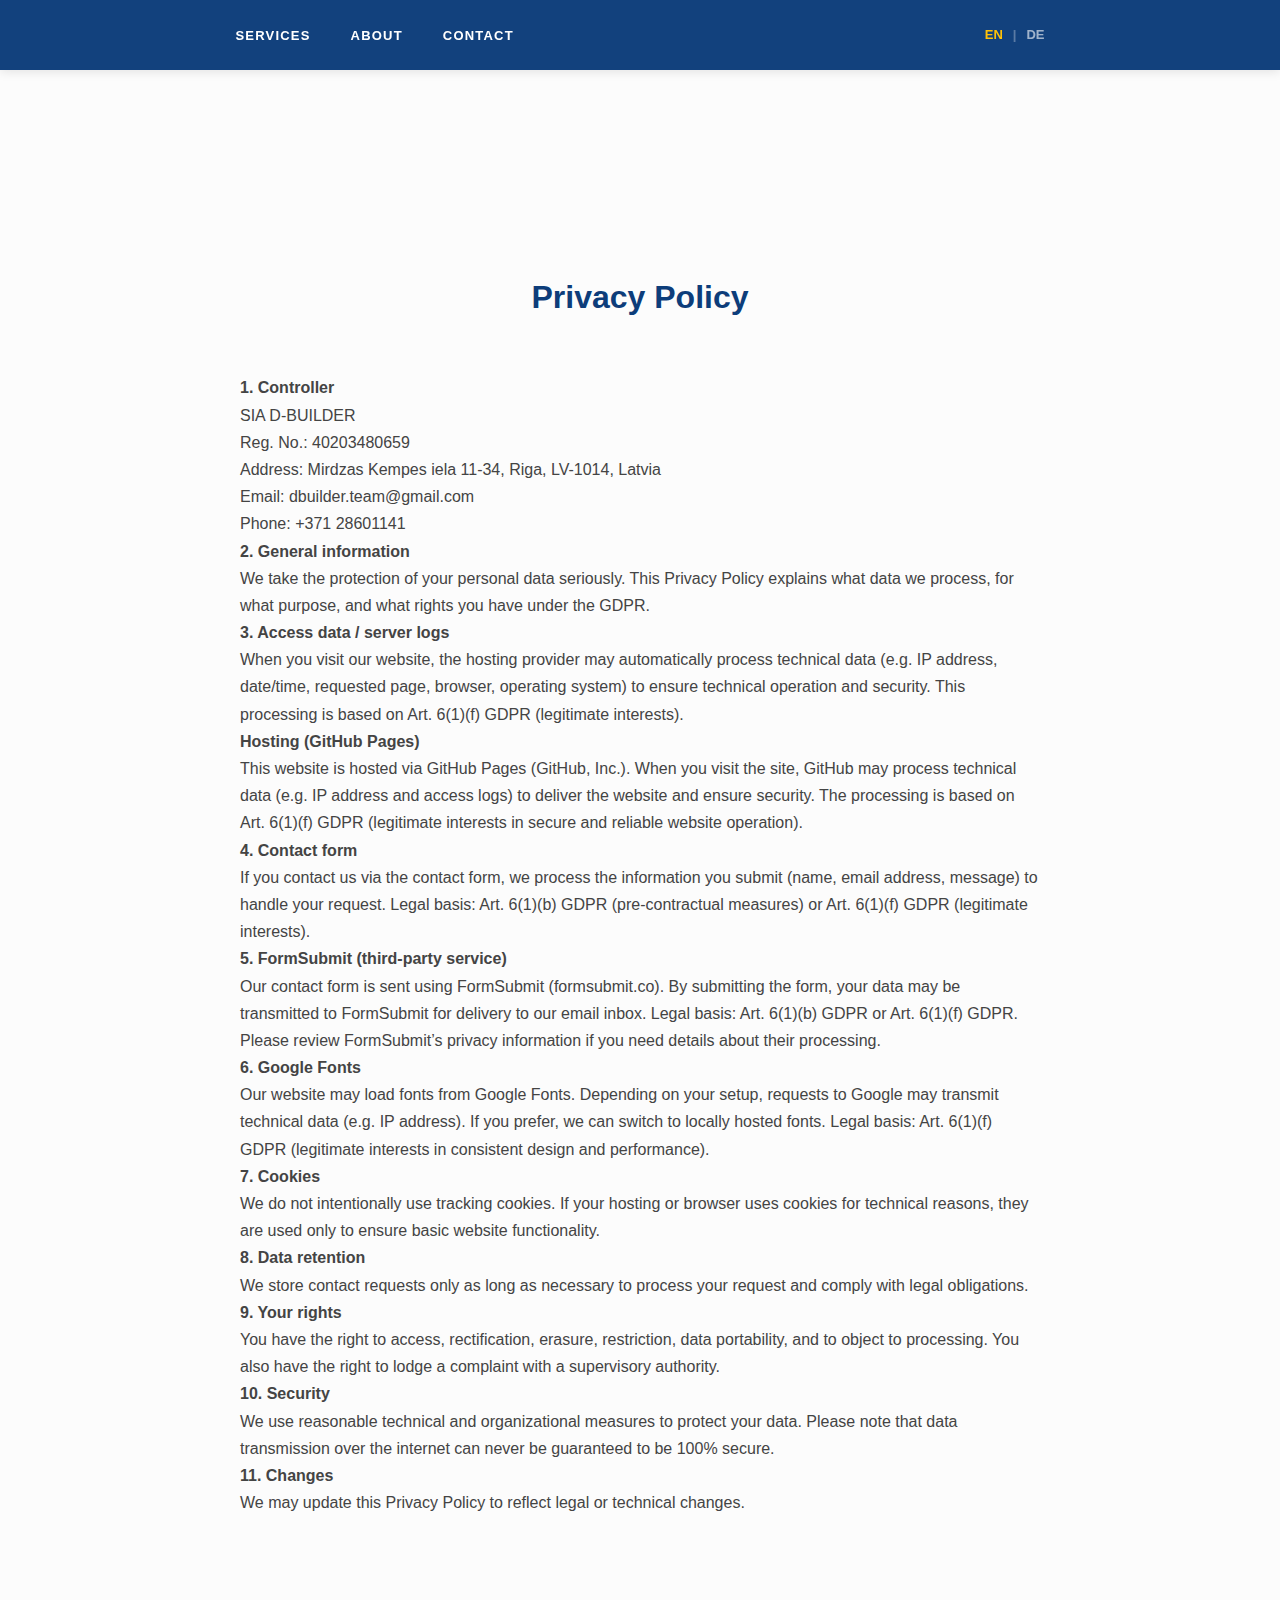
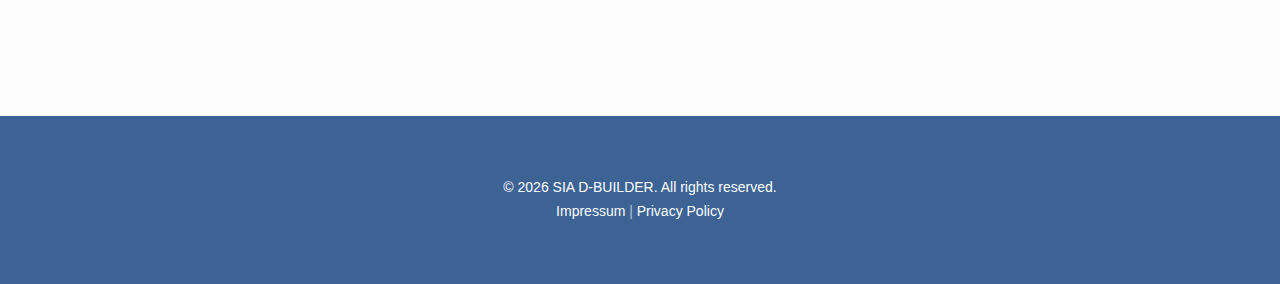
<file: privacy-en.html>
<!DOCTYPE html>
<html lang="en">
<head>
  <meta charset="UTF-8">
  <meta http-equiv="Content-Type" content="text/html; charset=UTF-8">
  <meta name="viewport" content="width=device-width, initial-scale=1.0">
  <title>Privacy Policy | D-BUILDER</title>
  <link rel="stylesheet" href="style.css">
</head>

<body>

<nav class="navbar">
  <ul>
    <li><a href="index.html#services">SERVICES</a></li>
    <li><a href="index.html#about">ABOUT</a></li>
    <li><a href="index.html#contact">CONTACT</a></li>
  </ul>

  <div class="lang-switch">
    <a href="privacy-en.html" class="active">EN</a>
    <span>|</span>
    <a href="datenschutz-de.html">DE</a>
  </div>
</nav>

<section>
  <div class="container" style="max-width:800px; margin: 100px auto;">
    <h2>Privacy Policy</h2>

    <p><strong>1. Controller</strong></p>
    <p>
      SIA D-BUILDER<br>
      Reg. No.: 40203480659<br>
      Address: Mirdzas Kempes iela 11-34, Riga, LV-1014, Latvia<br>
      Email: dbuilder.team@gmail.com<br>
      Phone: +371 28601141
    </p>

    <p><strong>2. General information</strong></p>
    <p>
      We take the protection of your personal data seriously. This Privacy Policy explains what data we process,
      for what purpose, and what rights you have under the GDPR.
    </p>

    <p><strong>3. Access data / server logs</strong></p>
    <p>
      When you visit our website, the hosting provider may automatically process technical data (e.g. IP address,
      date/time, requested page, browser, operating system) to ensure technical operation and security.
      This processing is based on Art. 6(1)(f) GDPR (legitimate interests).
    </p>
    
<p>
  <strong>Hosting (GitHub Pages)</strong><br>
  This website is hosted via GitHub Pages (GitHub, Inc.). When you visit the site, GitHub may process technical data
  (e.g. IP address and access logs) to deliver the website and ensure security. The processing is based on Art. 6(1)(f) GDPR
  (legitimate interests in secure and reliable website operation).
</p>

    <p><strong>4. Contact form</strong></p>
    <p>
      If you contact us via the contact form, we process the information you submit (name, email address, message)
      to handle your request. Legal basis: Art. 6(1)(b) GDPR (pre-contractual measures) or Art. 6(1)(f) GDPR (legitimate interests).
    </p>

    <p><strong>5. FormSubmit (third-party service)</strong></p>
    <p>
      Our contact form is sent using FormSubmit (formsubmit.co). By submitting the form, your data may be transmitted
      to FormSubmit for delivery to our email inbox. Legal basis: Art. 6(1)(b) GDPR or Art. 6(1)(f) GDPR.
      Please review FormSubmit’s privacy information if you need details about their processing.
    </p>

    <p><strong>6. Google Fonts</strong></p>
    <p>
      Our website may load fonts from Google Fonts. Depending on your setup, requests to Google may transmit technical
      data (e.g. IP address). If you prefer, we can switch to locally hosted fonts.
      Legal basis: Art. 6(1)(f) GDPR (legitimate interests in consistent design and performance).
    </p>

    <p><strong>7. Cookies</strong></p>
    <p>
      We do not intentionally use tracking cookies. If your hosting or browser uses cookies for technical reasons,
      they are used only to ensure basic website functionality.
    </p>

    <p><strong>8. Data retention</strong></p>
    <p>
      We store contact requests only as long as necessary to process your request and comply with legal obligations.
    </p>

    <p><strong>9. Your rights</strong></p>
    <p>
      You have the right to access, rectification, erasure, restriction, data portability, and to object to processing.
      You also have the right to lodge a complaint with a supervisory authority.
    </p>

    <p><strong>10. Security</strong></p>
    <p>
      We use reasonable technical and organizational measures to protect your data. Please note that data transmission
      over the internet can never be guaranteed to be 100% secure.
    </p>

    <p><strong>11. Changes</strong></p>
    <p>
      We may update this Privacy Policy to reflect legal or technical changes.
    </p>
  </div>
</section>

<footer class="main-footer">
  <p>© 2026 SIA D-BUILDER. All rights reserved.</p>
  <p>
    <a href="impressum-en.html" style="color:#fff; text-decoration:none;">Impressum</a>
    <span style="opacity:.6;"> | </span>
    <a href="privacy-en.html" style="color:#fff; text-decoration:none;">Privacy Policy</a>
  </p>
</footer>

</body>
</html>
</file>
<file: style.css>
/* --- Global Styles --- */
* {
    margin: 0;
    padding: 0;
    box-sizing: border-box;
}

html {
    scroll-behavior: smooth;
}

body {
    font-family: 'Poppins', sans-serif;
    background-color: #fcfcfc;
    color: #444;
    line-height: 1.7;
    overflow-x: hidden;
    padding-top: 70px;
}

/* --- Navigation --- */
.navbar {
    position: fixed;
    top: 0;
    width: 100%;
    background-color: rgba(13, 61, 122, 0.98);
    height: 70px;
    display: flex;
    align-items: center;
    justify-content: space-around;
    z-index: 10000;
    box-shadow: 0 2px 10px rgba(0,0,0,0.1);
}

    .navbar ul {
        display: flex;
        list-style: none;
        gap: 40px;
    }

        .navbar ul li a {
            color: #fff;
            text-decoration: none;
            font-size: 13px;
            font-weight: 600;
            letter-spacing: 1.2px;
            text-transform: uppercase;
            transition: 0.3s;
        }

        .navbar ul li a:hover {
            color: #ffc107;
        }

/* --- Language Switcher --- */
.lang-switch {
    display: flex;
    align-items: center;
    gap: 10px;
    color: #fff;
    font-size: 13px;
    font-weight: 600;
}

    .lang-switch a {
        color: rgba(255, 255, 255, 0.6);
        text-decoration: none;
        transition: 0.3s;
    }

    .lang-switch a:hover, 
    .lang-switch a.active {
        color: #ffc107;
    }

    .lang-switch span {
        color: rgba(255, 255, 255, 0.3);
    }

/* --- Hero Section --- */
.hero-section {
    background-color: #0d3d7a;
    color: white;
    text-align: center;
    padding: 160px 20px 100px 20px;
}

    .main-logo {
        width: 125px;
        height: auto;
        display: block;
        margin: 0 auto 25px;
        border: 2.5px solid rgba(255, 255, 255, 0.3);
        border-radius: 22px;
        padding: 5px;
        box-shadow: 0px 10px 25px rgba(0, 0, 0, 0.3);
        transition: all 0.3s ease;
        background-color: rgba(13, 61, 122, 0.5);
    }

    .main-logo:hover {
        transform: scale(1.08);
        border-color: #ffc107;
    }

    .hero-section h1 {
        font-size: 3rem;
        font-weight: 800;
        margin-bottom: 15px;
        letter-spacing: -1px;
    }

    .hero-section p {
        font-size: 1.1rem;
        font-weight: 300;
        max-width: 600px;
        margin: 0 auto 35px;
        opacity: 0.9;
    }

/* --- Buttons --- */
.quote-btn, 
.submit-btn {
    background: #ffc107;
    color: #0d3d7a;
    padding: 12px 30px;
    border-radius: 5px;
    text-decoration: none;
    font-weight: 700;
    display: inline-block;
    transition: 0.3s;
    border: none;
    cursor: pointer;
    box-shadow: 0 4px 15px rgba(255, 193, 7, 0.3);
}

    .quote-btn:hover, 
    .submit-btn:hover {
        background: #fff;
        transform: translateY(-3px);
        box-shadow: 0 6px 20px rgba(0,0,0,0.1);
    }

/* --- Services --- */
section {
    padding: 100px 20px;
    scroll-margin-top: 80px;
}

    h2 {
        font-size: 32px;
        text-align: center;
        color: #0d3d7a;
        margin-bottom: 50px;
        font-weight: 800;
    }

.services-grid {
    display: grid;
    grid-template-columns: repeat(auto-fit, minmax(260px, 1fr));
    gap: 30px;
    max-width: 1100px;
    margin: 0 auto;
}

    .service-card {
        background: #ffffff;
        border-top: 5px solid #ffc107;
        border-radius: 12px;
        box-shadow: 0 4px 15px rgba(0,0,0,0.1);
        transition: transform 0.3s ease;
        overflow: hidden;
        margin-bottom: 20px;
        padding-bottom: 20px;
        padding-top: 5px;
    }

    .service-card:hover {
        transform: translateY(-5px);
    }

    .service-card img {
        width: 100%;
        height: 220px;
        object-fit: cover;
        display: block;
        margin-top: 0;
    }

    .service-card h3 {
        color: #0d3d7a;
        margin: 20px 20px 10px 20px;
        font-size: 1.4rem;
    }

    .service-card p {
        margin: 0 20px 20px 20px;
        color: #555;
        line-height: 1.6;
    }

/* --- Why Choose Us --- */
.feature-item {
        text-align: left;
        margin-bottom: 30px;
        padding: 10px 25px;
        position: relative;
        border-right: 4px solid rgba(13, 61, 122, 0.1);
        transition: 0.3s;
}
    .feature-item:hover {
        border-right: 4px solid #0d3d7a;
        background: rgba(13, 61, 122, 0.02);
    }
    
    .feature-item > *:first-child {
        font-size: 55px !important;
        display: block !important;
        margin-bottom: 15px !important;
        text-align: left !important;
    }

    .feature-item h4 {
        color: #333;
        font-size: 22px;
        margin-bottom: 10px;
    }

    .feature-item p {
        color: #666;
        line-height: 1.5;
    }

/* --- About Section --- */
.about-section {
    background-color: #f4f7fa;
}

    .about-text {
        text-align: center;
        max-width: 800px;
        margin: 0 auto 40px;
        font-size: 1.1rem;
        color: #555;
    }

    .company-card {
        background: #fff;
        max-width: 500px;
        margin: 0 auto;
        padding: 30px;
        border-radius: 15px;
        text-align: center;
        box-shadow: 0 5px 20px rgba(0,0,0,0.05);
    }

    .company-name {
        font-weight: 800;
        color: #0d3d7a;
        font-size: 1.2rem;
    }

/* --- FAQ --- */
.faq-list {
    max-width: 800px;
    margin: 0 auto;
}

    .faq-item {
        margin-bottom: 15px;
        border-radius: 12px;
        background: #ffffff;
        box-shadow: 0 4px 12px rgba(0,0,0,0.05);
        overflow: hidden;
        border: 1px solid #eee;
    }

    .faq-question {
        width: 100%;
        padding: 22px 25px;
        background: #fff;
        border: none;
        text-align: left;
        color: #0d3d7a;
        font-size: 16px;
        font-weight: 600;
        cursor: pointer;
        display: flex;
        justify-content: space-between;
        align-items: center;
        transition: 0.3s;
    }

    .faq-question:hover {
        background: #fcfcfc;
    }

    .faq-question::after {
        content: '+';
        font-size: 20px;
        color: #ffc107;
        transition: 0.3s;
    }

    .faq-question.active::after {
        content: '−';
        transform: rotate(180deg);
    }

    .faq-answer {
        max-height: 0;
        overflow: hidden;
        transition: all 0.4s ease-in-out;
        background: #f9fbff;
    }

    .faq-answer p {
        padding: 20px 25px;
        color: #555;
        line-height: 1.6;
        border-top: 1px solid #f0f0f0;
    }

/* --- Contact Form --- */
.contact-form {
    max-width: 500px;
    margin: 0 auto;
    display: flex;
    flex-direction: column;
    gap: 15px;
}

    .contact-form input,
    .contact-form textarea {
        width: 100%;
        display: block;
        padding: 15px;
        border: 1px solid #ddd;
        border-radius: 8px;
        font-size: 16px;
        box-sizing: border-box;
        font-family: 'Poppins', sans-serif;
    }

    .contact-form textarea {
        height: 120px;
        resize: vertical;
    }

    .submit-btn {
        width: 100%;
        padding: 15px;
    }

/* --- Footer & Scroll --- */
.main-footer {
    background: #0d3d7a;
    color: #fff;
    padding: 60px 20px;
    text-align: center;
    font-size: 14px;
    opacity: 0.8;
}

.scroll-top-btn {
    position: fixed;
    bottom: 30px;
    right: 30px;
    width: 50px;
    height: 50px;
    background: #ffc107;
    border: none;
    border-radius: 50%;
    color: #0d3d7a;
    font-size: 20px;
    cursor: pointer;
    z-index: 9999;
    opacity: 0;
    visibility: hidden;
    transition: 0.4s;
}

/* --- Responsive --- */
@media (max-width: 600px) {
    .navbar {
        flex-direction: column;
        height: auto;
        padding: 10px 0;
    }
    .navbar ul {
        gap: 15px;
        margin-bottom: 5px;
    }
}
</file>
